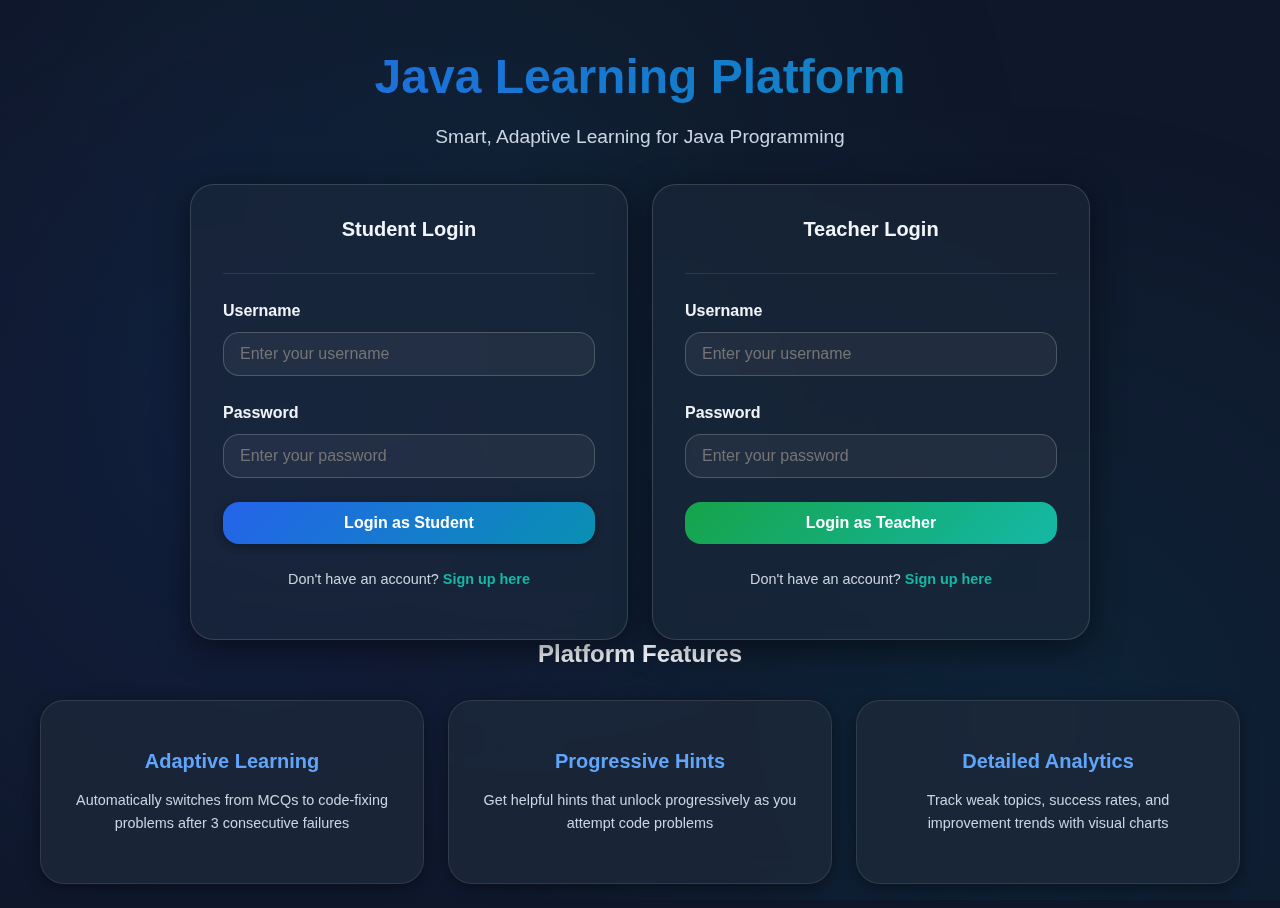
<file: yukti 3.0/index.html>
<!DOCTYPE html>
<html lang="en">

<head>
    <meta charset="UTF-8">
    <meta name="viewport" content="width=device-width, initial-scale=1.0">
    <title>Java Learning Platform - Login</title>
    <link rel="stylesheet" href="styles.css">
</head>

<body>
    <div class="page-wrapper">
        <!-- Hero Section -->
        <div class="container" style="padding-top: 3rem;">
            <div class="text-center mb-lg">
                <h1 class="logo" style="font-size: 3rem; margin-bottom: 1rem;">
                    Java Learning Platform
                </h1>
                <p style="font-size: 1.2rem; color: var(--text-secondary);">
                    Smart, Adaptive Learning for Java Programming
                </p>
            </div>

            <!-- Role Selection Cards -->
            <div class="grid grid-2" style="max-width: 900px; margin: 0 auto;">
                <!-- Student Login Card -->
                <div class="glass-card fade-in">
                    <div class="card-header">
                        <h2 class="card-title" style="text-align: center;">
                            Student Login
                        </h2>
                    </div>
                    <div class="card-body">
                        <form id="studentLoginForm" onsubmit="handleLogin(event, 'student')">
                            <div class="form-group">
                                <label class="form-label" for="studentUsername">Username</label>
                                <input type="text" id="studentUsername" class="form-input"
                                    placeholder="Enter your username" required autocomplete="username">
                            </div>
                            <div class="form-group">
                                <label class="form-label" for="studentPassword">Password</label>
                                <input type="password" id="studentPassword" class="form-input"
                                    placeholder="Enter your password" required autocomplete="current-password">
                            </div>
                            <div id="studentError" class="alert alert-danger hidden"></div>
                            <button type="submit" class="btn btn-primary" style="width: 100%;">
                                Login as Student
                            </button>
                        </form>

                        <!-- Sign Up Link -->
                        <div class="mt-md text-center">
                            <p style="color: var(--text-secondary); font-size: 0.9rem;">
                                Don't have an account?
                                <a href="signup.html"
                                    style="color: var(--accent); text-decoration: none; font-weight: 600;">
                                    Sign up here
                                </a>
                            </p>
                        </div>


                    </div>
                </div>

                <!-- Teacher Login Card -->
                <div class="glass-card fade-in" style="animation-delay: 0.1s;">
                    <div class="card-header">
                        <h2 class="card-title" style="text-align: center;">
                            Teacher Login
                        </h2>
                    </div>
                    <div class="card-body">
                        <form id="teacherLoginForm" onsubmit="handleLogin(event, 'teacher')">
                            <div class="form-group">
                                <label class="form-label" for="teacherUsername">Username</label>
                                <input type="text" id="teacherUsername" class="form-input"
                                    placeholder="Enter your username" required autocomplete="username">
                            </div>
                            <div class="form-group">
                                <label class="form-label" for="teacherPassword">Password</label>
                                <input type="password" id="teacherPassword" class="form-input"
                                    placeholder="Enter your password" required autocomplete="current-password">
                            </div>
                            <div id="teacherError" class="alert alert-danger hidden"></div>
                            <button type="submit" class="btn btn-success" style="width: 100%;">
                                Login as Teacher
                            </button>
                        </form>

                        <!-- Sign Up Link -->
                        <div class="mt-md text-center">
                            <p style="color: var(--text-secondary); font-size: 0.9rem;">
                                Don't have an account?
                                <a href="signup.html"
                                    style="color: var(--accent); text-decoration: none; font-weight: 600;">
                                    Sign up here
                                </a>
                            </p>
                        </div>


                    </div>
                </div>
            </div>

            <!-- Features Section -->
            <div class="mt-xl" style="max-width: 1200px; margin-left: auto; margin-right: auto;">
                <h3 class="text-center mb-lg" style="color: var(--text-primary);">
                    Platform Features
                </h3>
                <div class="grid grid-3">
                    <div class="card fade-in" style="animation-delay: 0.2s;">
                        <h4 style="text-align: center; color: var(--primary-light); margin-top: 1rem;">Adaptive Learning
                        </h4>
                        <p style="text-align: center; font-size: 0.9rem;">
                            Automatically switches from MCQs to code-fixing problems after 3 consecutive failures
                        </p>
                    </div>
                    <div class="card fade-in" style="animation-delay: 0.3s;">
                        <h4 style="text-align: center; color: var(--primary-light); margin-top: 1rem;">Progressive Hints
                        </h4>
                        <p style="text-align: center; font-size: 0.9rem;">
                            Get helpful hints that unlock progressively as you attempt code problems
                        </p>
                    </div>
                    <div class="card fade-in" style="animation-delay: 0.4s;">
                        <h4 style="text-align: center; color: var(--primary-light); margin-top: 1rem;">Detailed
                            Analytics</h4>
                        <p style="text-align: center; font-size: 0.9rem;">
                            Track weak topics, success rates, and improvement trends with visual charts
                        </p>
                    </div>
                </div>
            </div>
        </div>
    </div>

    <script src="auth.js"></script>
    <script>
        function handleLogin(event, role) {
            event.preventDefault();

            const usernameField = document.getElementById(`${role}Username`);
            const passwordField = document.getElementById(`${role}Password`);
            const errorDiv = document.getElementById(`${role}Error`);

            const username = usernameField.value.trim();
            const password = passwordField.value;

            // Clear previous errors
            errorDiv.classList.add('hidden');
            errorDiv.textContent = '';

            // Attempt login
            const result = AUTH.login(username, password, role);

            if (result.success) {
                // Redirect to appropriate dashboard
                AUTH.redirectToDashboard(role);
            } else {
                // Show error message
                errorDiv.textContent = result.message;
                errorDiv.classList.remove('hidden');

                // Shake animation for error
                const form = event.target;
                form.style.animation = 'none';
                setTimeout(() => {
                    form.style.animation = 'shake 0.5s';
                }, 10);
            }
        }

        // Add shake animation
        const style = document.createElement('style');
        style.textContent = `
            @keyframes shake {
                0%, 100% { transform: translateX(0); }
                10%, 30%, 50%, 70%, 90% { transform: translateX(-10px); }
                20%, 40%, 60%, 80% { transform: translateX(10px); }
            }
        `;
        document.head.appendChild(style);
    </script>
</body>

</html>
</file>
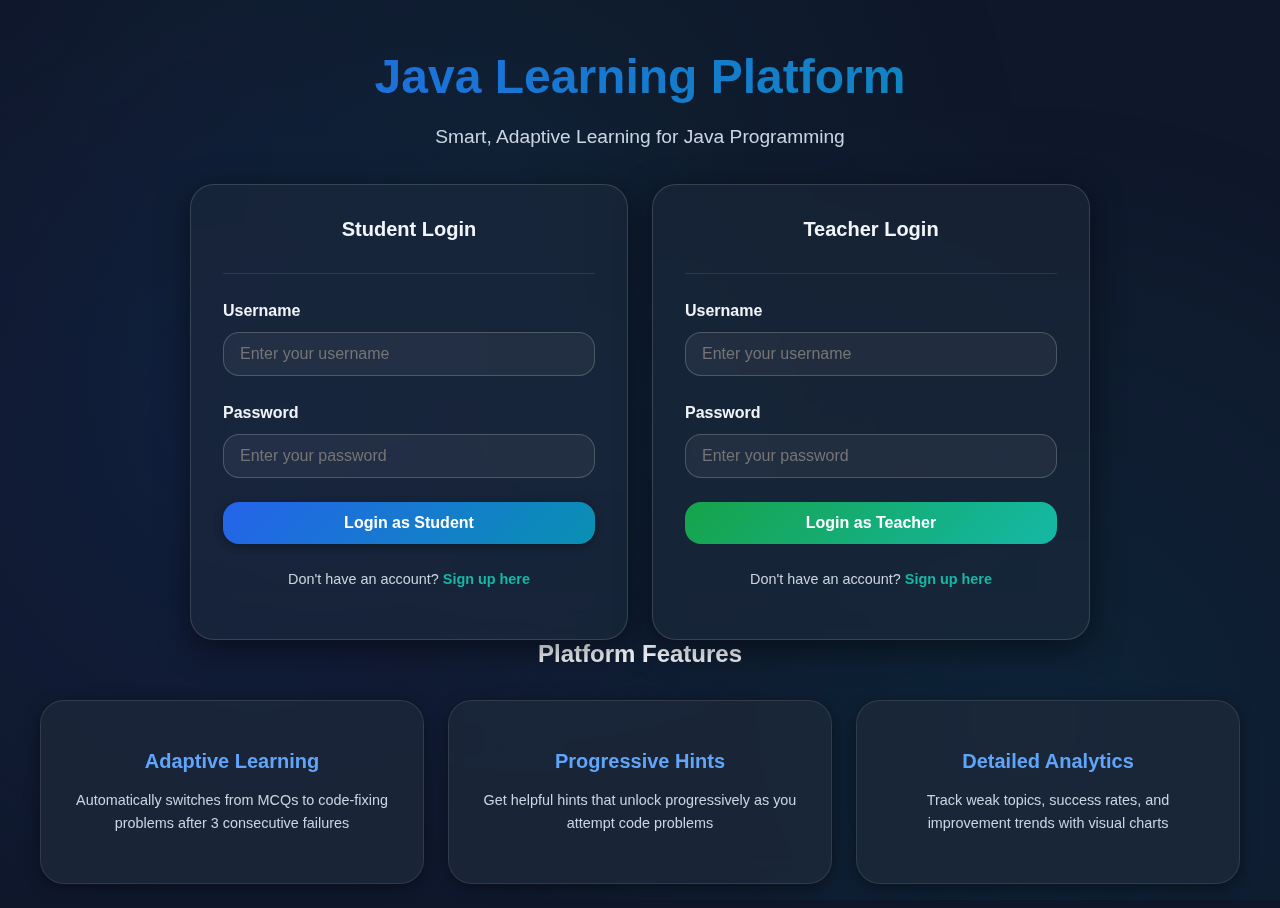
<file: yukti 3.0/practice.html>
<!DOCTYPE html>
<html lang="en">

<head>
    <meta charset="UTF-8">
    <meta name="viewport" content="width=device-width, initial-scale=1.0">
    <title>Practice - Java Learning Platform</title>
    <link rel="stylesheet" href="styles.css">
</head>

<body>
    <div class="page-wrapper">
        <!-- Header -->
        <header class="header">
            <div class="header-content">
                <h1 class="logo">Java Learning</h1>
                <div class="flex gap-md" style="align-items: center;">
                    <span id="questionCounter" style="color: var(--text-secondary);"></span>

                    <!-- XP Display -->
                    <div
                        style="display: flex; align-items: center; gap: 0.5rem; padding: 0.5rem 1rem; background: rgba(20, 184, 166, 0.2); border: 1px solid var(--accent); border-radius: var(--radius-full);">
                        <span style="font-size: 1.2rem; color: var(--accent);">⭐</span>
                        <div style="display: flex; flex-direction: column; line-height: 1.2;">
                            <span id="xpDisplay" style="font-weight: 700; color: var(--accent); font-size: 1.1rem;">0
                                XP</span>
                            <span style="font-size: 0.7rem; color: var(--text-muted);">Experience</span>
                        </div>
                    </div>

                    <button class="btn btn-ghost" onclick="window.location.href='student-dashboard.html'">
                        ← Back to Dashboard
                    </button>
                </div>
            </div>
        </header>

        <!-- Main Content -->
        <main class="main-content">
            <div class="container" style="max-width: 900px; margin: 0 auto;">
                <!-- Question Container -->
                <div id="questionContainer" class="glass-card fade-in">
                    <!-- Question will be loaded here -->
                </div>

                <!-- Feedback Container -->
                <div id="feedbackContainer" class="hidden mt-lg">
                    <!-- Feedback will be shown here -->
                </div>
            </div>
        </main>
    </div>

    <script src="auth.js"></script>
    <script src="data.js"></script>
    <script src="student.js"></script>
    <script>
        // Protect page
        AUTH.protectPage('student');

        let currentQuestion = null;
        let currentTopic = null;
        let studentData = null;
        let hintsUnlocked = 0;
        let attemptCount = 0;

        // XP System
        function updateXPDisplay() {
            const user = AUTH.getCurrentUser();
            const data = DATA.getStudentData(user.username);
            const xp = data.totalXP || 0;
            document.getElementById('xpDisplay').textContent = `${xp} XP`;
        }

        function awardXP(amount, reason) {
            const user = AUTH.getCurrentUser();
            const data = DATA.getStudentData(user.username);

            // Initialize XP if not exists
            if (!data.totalXP) data.totalXP = 0;

            data.totalXP += amount;
            DATA.updateStudentData(user.username, data);
            updateXPDisplay();

            // Show XP notification
            showXPNotification(amount, reason);
        }

        function showXPNotification(amount, reason) {
            const notification = document.createElement('div');
            notification.style.cssText = `
                position: fixed;
                top: 100px;
                right: 20px;
                background: var(--gradient-success);
                color: white;
                padding: 1rem 1.5rem;
                border-radius: var(--radius-md);
                box-shadow: var(--shadow-lg);
                z-index: 1000;
                animation: slideIn 0.5s ease-out;
                font-weight: 600;
            `;
            notification.innerHTML = `⭐ +${amount} XP<br><small style="font-weight: 400;">${reason}</small>`;
            document.body.appendChild(notification);

            setTimeout(() => {
                notification.style.animation = 'fadeOut 0.5s ease-out';
                setTimeout(() => notification.remove(), 500);
            }, 2000);
        }


        function loadQuestion() {
            const user = AUTH.getCurrentUser();
            studentData = DATA.getStudentData(user.username);

            // Update XP display
            updateXPDisplay();

            // Get next question
            currentQuestion = STUDENT.getNextQuestion(studentData);

            if (!currentQuestion) {
                document.getElementById('questionContainer').innerHTML = `
                    <div class="alert alert-warning">
                        No questions available. Please contact your teacher.
                    </div>
                `;
                return;
            }

            currentTopic = currentQuestion.topic;
            hintsUnlocked = 0;
            attemptCount = 0;

            // Update counter
            document.getElementById('questionCounter').textContent =
                `Question ${studentData.totalQuestions + 1}`;

            // Hide feedback
            document.getElementById('feedbackContainer').classList.add('hidden');

            // Render question based on type
            if (currentQuestion.type === 'mcq') {
                renderMCQ();
            } else if (currentQuestion.type === 'fill-in') {
                renderFillIn();
            } else {
                renderCodeFix();
            }
        }

        function renderMCQ() {
            const q = currentQuestion.data;
            const topicName = DATA.topics[currentTopic];

            const html = `
                <div class="card-header">
                    <div class="flex-between">
                        <h3 class="card-title">Multiple Choice Question</h3>
                        <span class="badge badge-primary">${topicName}</span>
                    </div>
                </div>
                <div class="card-body">
                    <div class="mb-lg">
                        <h4 style="color: var(--text-primary); margin-bottom: 1rem;">Question:</h4>
                        <div class="code-block" style="white-space: pre-wrap;">${escapeHtml(q.question)}</div>
                    </div>
                    
                    <div class="mb-lg">
                        <h4 style="color: var(--text-primary); margin-bottom: 1rem;">Select your answer:</h4>
                        <div class="grid gap-md">
                            ${q.options.map((option, index) => `
                                <button 
                                    class="btn btn-outline" 
                                    onclick="submitMCQ(${index})"
                                    id="option${index}"
                                    style="text-align: left; justify-content: flex-start; padding: 1rem;"
                                >
                                    <strong>${String.fromCharCode(65 + index)}.</strong>&nbsp;&nbsp;${escapeHtml(option)}
                                </button>
                            `).join('')}
                        </div>
                    </div>
                </div>
            `;

            document.getElementById('questionContainer').innerHTML = html;
        }

        function renderCodeFix() {
            const problem = currentQuestion.data;
            const topicName = DATA.topics[currentTopic];

            const html = `
                <div class="card-header">
                    <div class="flex-between">
                        <h3 class="card-title">Code Fix Problem</h3>
                        <span class="badge badge-warning">${topicName}</span>
                    </div>
                    <div class="alert alert-info mt-md" style="margin-bottom: 0;">
                        ℹ️ You've been switched to code-fixing mode for this topic. Fix the bug in the code below.
                    </div>
                </div>
                <div class="card-body">
                    <h4 style="color: var(--text-primary); margin-bottom: 1rem;">${problem.title}</h4>
                    <p style="color: var(--text-secondary); margin-bottom: 1.5rem;">${problem.description}</p>
                    
                    <div class="mb-lg">
                        <h5 style="color: var(--text-primary); margin-bottom: 0.5rem;">Buggy Code:</h5>
                        <div class="code-block"><pre>${escapeHtml(problem.buggyCode)}</pre></div>
                    </div>
                    
                    <div class="mb-lg">
                        <h5 style="color: var(--text-primary); margin-bottom: 0.5rem;">Your Fixed Code:</h5>
                        <textarea 
                            id="codeInput" 
                            class="form-textarea" 
                            placeholder="Paste the corrected code here..."
                            style="font-family: 'Consolas', 'Monaco', monospace; min-height: 200px;"
                        ></textarea>
                    </div>
                    
                    <div id="hintsContainer" class="mb-lg">
                        <h5 style="color: var(--text-primary); margin-bottom: 0.5rem;">
                            Hints (${hintsUnlocked}/${problem.hints.length} unlocked)
                        </h5>
                        <div id="hintsList"></div>
                        ${hintsUnlocked < problem.hints.length ? `
                            <button class="btn btn-ghost mt-sm" onclick="unlockHint()" id="unlockHintBtn">
                                🔓 Unlock Next Hint
                            </button>
                        ` : ''}
                    </div>
                    
                    <button class="btn btn-primary" onclick="submitCodeFix()" style="width: 100%;">
                        ✅ Submit Solution
                    </button>
                </div>
            `;

            document.getElementById('questionContainer').innerHTML = html;
        }

        function submitMCQ(selectedIndex) {
            const q = currentQuestion.data;
            const isCorrect = selectedIndex === q.correct;

            // Disable all buttons
            q.options.forEach((_, index) => {
                const btn = document.getElementById(`option${index}`);
                btn.disabled = true;

                if (index === q.correct) {
                    btn.style.background = 'var(--gradient-success)';
                    btn.style.color = 'white';
                    btn.style.borderColor = 'transparent';
                } else if (index === selectedIndex && !isCorrect) {
                    btn.style.background = 'var(--danger)';
                    btn.style.color = 'white';
                    btn.style.borderColor = 'transparent';
                }
            });

            // Record answer
            STUDENT.recordAnswer(studentData, currentTopic, isCorrect);
            DATA.updateStudentData(AUTH.getCurrentUser().username, studentData);

            // Award XP for correct answer
            if (isCorrect) {
                awardXP(10, 'Correct MCQ Answer!');
            }

            // Show feedback
            showFeedback(isCorrect, q.explanation);
        }

        function submitCodeFix() {
            const problem = currentQuestion.data;
            const userCode = document.getElementById('codeInput').value.trim();

            if (!userCode) {
                alert('Please enter your solution!');
                return;
            }

            attemptCount++;

            // Simple comparison (normalize whitespace)
            const normalizedUser = userCode.replace(/\s+/g, ' ').trim();
            const normalizedCorrect = problem.correctCode.replace(/\s+/g, ' ').trim();
            const isCorrect = normalizedUser === normalizedCorrect;

            if (!isCorrect && attemptCount < 3) {
                // Unlock hint on failure
                if (hintsUnlocked < problem.hints.length) {
                    unlockHint();
                }

                // Show error message
                const feedbackContainer = document.getElementById('feedbackContainer');
                feedbackContainer.innerHTML = `
                    <div class="alert alert-warning">
                        ❌ Not quite right. ${problem.commonMistake}<br>
                        <strong>Hint unlocked!</strong> Check the hints section above.
                    </div>
                `;
                feedbackContainer.classList.remove('hidden');

                return;
            }

            // Record answer
            STUDENT.recordAnswer(studentData, currentTopic, isCorrect);
            DATA.updateStudentData(AUTH.getCurrentUser().username, studentData);

            // Award XP for correct answer
            if (isCorrect) {
                let xpAmount = 25; // Base XP for code-fix
                let xpReason = 'Code Fix Solved!';

                // Bonus XP for using fewer hints
                if (hintsUnlocked === 0) {
                    xpAmount += 15;
                    xpReason = 'Code Fix Solved! (No hints bonus!)';
                } else if (hintsUnlocked === 1) {
                    xpAmount += 10;
                    xpReason = 'Code Fix Solved! (Minimal hints bonus!)';
                }

                awardXP(xpAmount, xpReason);
            }

            // Show feedback
            if (isCorrect) {
                showFeedback(true, problem.explanation, problem.correctCode);
            } else {
                showFeedback(false, problem.explanation, problem.correctCode);
            }
        }

        function unlockHint() {
            const problem = currentQuestion.data;
            if (hintsUnlocked >= problem.hints.length) return;

            const hint = problem.hints[hintsUnlocked];
            hintsUnlocked++;

            const hintsList = document.getElementById('hintsList');
            const hintEl = document.createElement('div');
            hintEl.className = 'alert alert-info mb-sm fade-in';
            hintEl.innerHTML = `<strong>Hint ${hintsUnlocked}:</strong> ${hint}`;
            hintsList.appendChild(hintEl);

            // Update counter
            document.querySelector('#hintsContainer h5').textContent =
                `Hints (${hintsUnlocked}/${problem.hints.length} unlocked)`;

            // Hide unlock button if all hints shown
            if (hintsUnlocked >= problem.hints.length) {
                const btn = document.getElementById('unlockHintBtn');
                if (btn) btn.style.display = 'none';
            }
        }

        function showFeedback(isCorrect, explanation, correctCode = null) {
            const feedbackContainer = document.getElementById('feedbackContainer');

            let html = `
                <div class="glass-card">
                    <div class="card-header">
                        <h3 class="card-title">${isCorrect ? '✅ Correct!' : '❌ Incorrect'}</h3>
                    </div>
                    <div class="card-body">
                        <div class="alert ${isCorrect ? 'alert-success' : 'alert-danger'} mb-md">
                            ${isCorrect
                    ? '🎉 Great job! You got it right!'
                    : '😔 That\'s not correct. Don\'t worry, keep practicing!'}
                        </div>
                        
                        <div class="mb-md">
                            <h4 style="color: var(--text-primary); margin-bottom: 0.5rem;">Explanation:</h4>
                            <p style="color: var(--text-secondary);">${explanation}</p>
                        </div>
                        
                        ${correctCode ? `
                            <div class="mb-md">
                                <h4 style="color: var(--text-primary); margin-bottom: 0.5rem;">Correct Code:</h4>
                                <div class="code-block"><pre>${escapeHtml(correctCode)}</pre></div>
                            </div>
                        ` : ''}
                        
                        <button class="btn btn-primary" onclick="loadQuestion()" style="width: 100%;">
                            Next Question →
                        </button>
                    </div>
                </div>
            `;

            feedbackContainer.innerHTML = html;
            feedbackContainer.classList.remove('hidden');

            // Scroll to feedback
            feedbackContainer.scrollIntoView({ behavior: 'smooth', block: 'nearest' });
        }

        function escapeHtml(text) {
            const div = document.createElement('div');
            div.textContent = text;
            return div.innerHTML;
        }

        function renderFillIn() {
            const problem = currentQuestion.data;
            const topicName = DATA.topics[currentTopic];

            // Replace ___ with input fields
            let codeWithInputs = problem.codeTemplate;
            problem.blanks.forEach((blank) => {
                const inputHtml = `<input type="text" id="${blank.id}" class="fill-in-input" placeholder="?" style="width: 80px; padding: 0.25rem 0.5rem; background: rgba(255,255,255,0.1); border: 2px solid var(--primary); border-radius: 0.25rem; color: var(--text-primary); text-align: center; font-family: 'Consolas', monospace;">`;
                codeWithInputs = codeWithInputs.replace('___', inputHtml);
            });

            const html = `
                <div class="card-header">
                    <div class="flex-between">
                        <h3 class="card-title">Fill in the Code</h3>
                        <span class="badge badge-success">${topicName}</span>
                    </div>
                </div>
                <div class="card-body">
                    <h4 style="color: var(--text-primary); margin-bottom: 1rem;">${problem.title}</h4>
                    <p style="color: var(--text-secondary); margin-bottom: 1.5rem;">${problem.description}</p>
                    
                    <div class="mb-lg">
                        <h5 style="color: var(--text-primary); margin-bottom: 0.5rem;">Complete the code:</h5>
                        <div class="code-block" style="line-height: 2;">
                            <pre style="margin: 0;">${codeWithInputs}</pre>
                        </div>
                    </div>

                    <div id="hintsContainer" class="mb-lg">
                        <button class="btn btn-ghost" onclick="showFillInHints()" id="showHintsBtn">
                            Show Hints
                        </button>
                        <div id="hintsList" class="hidden mt-sm"></div>
                    </div>
                    
                    <button class="btn btn-primary" onclick="submitFillIn()" style="width: 100%;">
                        Submit Answer
                    </button>
                </div>
            `;

            document.getElementById('questionContainer').innerHTML = html;
        }

        function showFillInHints() {
            const problem = currentQuestion.data;
            const hintsList = document.getElementById('hintsList');

            let hintsHtml = '';
            problem.blanks.forEach((blank, index) => {
                hintsHtml += `<div class="alert alert-info mb-sm"><strong>Blank ${index + 1}:</strong> ${blank.hint}</div>`;
            });

            hintsList.innerHTML = hintsHtml;
            hintsList.classList.remove('hidden');
            document.getElementById('showHintsBtn').style.display = 'none';
        }

        function submitFillIn() {
            const problem = currentQuestion.data;
            let allCorrect = true;

            // Check each blank
            problem.blanks.forEach((blank) => {
                const input = document.getElementById(blank.id);
                const userAnswer = input.value.trim();

                if (userAnswer.toLowerCase() !== blank.answer.toLowerCase()) {
                    allCorrect = false;
                    input.style.borderColor = 'var(--danger)';
                } else {
                    input.style.borderColor = 'var(--accent)';
                }
            });

            // Disable inputs
            problem.blanks.forEach((blank) => {
                document.getElementById(blank.id).disabled = true;
            });

            // Record answer
            STUDENT.recordAnswer(studentData, currentTopic, allCorrect);
            DATA.updateStudentData(AUTH.getCurrentUser().username, studentData);

            // Award XP
            if (allCorrect) {
                const xpAmount = problem.xpReward || 15;
                awardXP(xpAmount, 'Fill-in-the-Code Completed!');
            }

            // Show feedback
            showFeedback(allCorrect, problem.explanation);
        }

        // Load first question
        loadQuestion();
    </script>
</body>

</html>
</file>
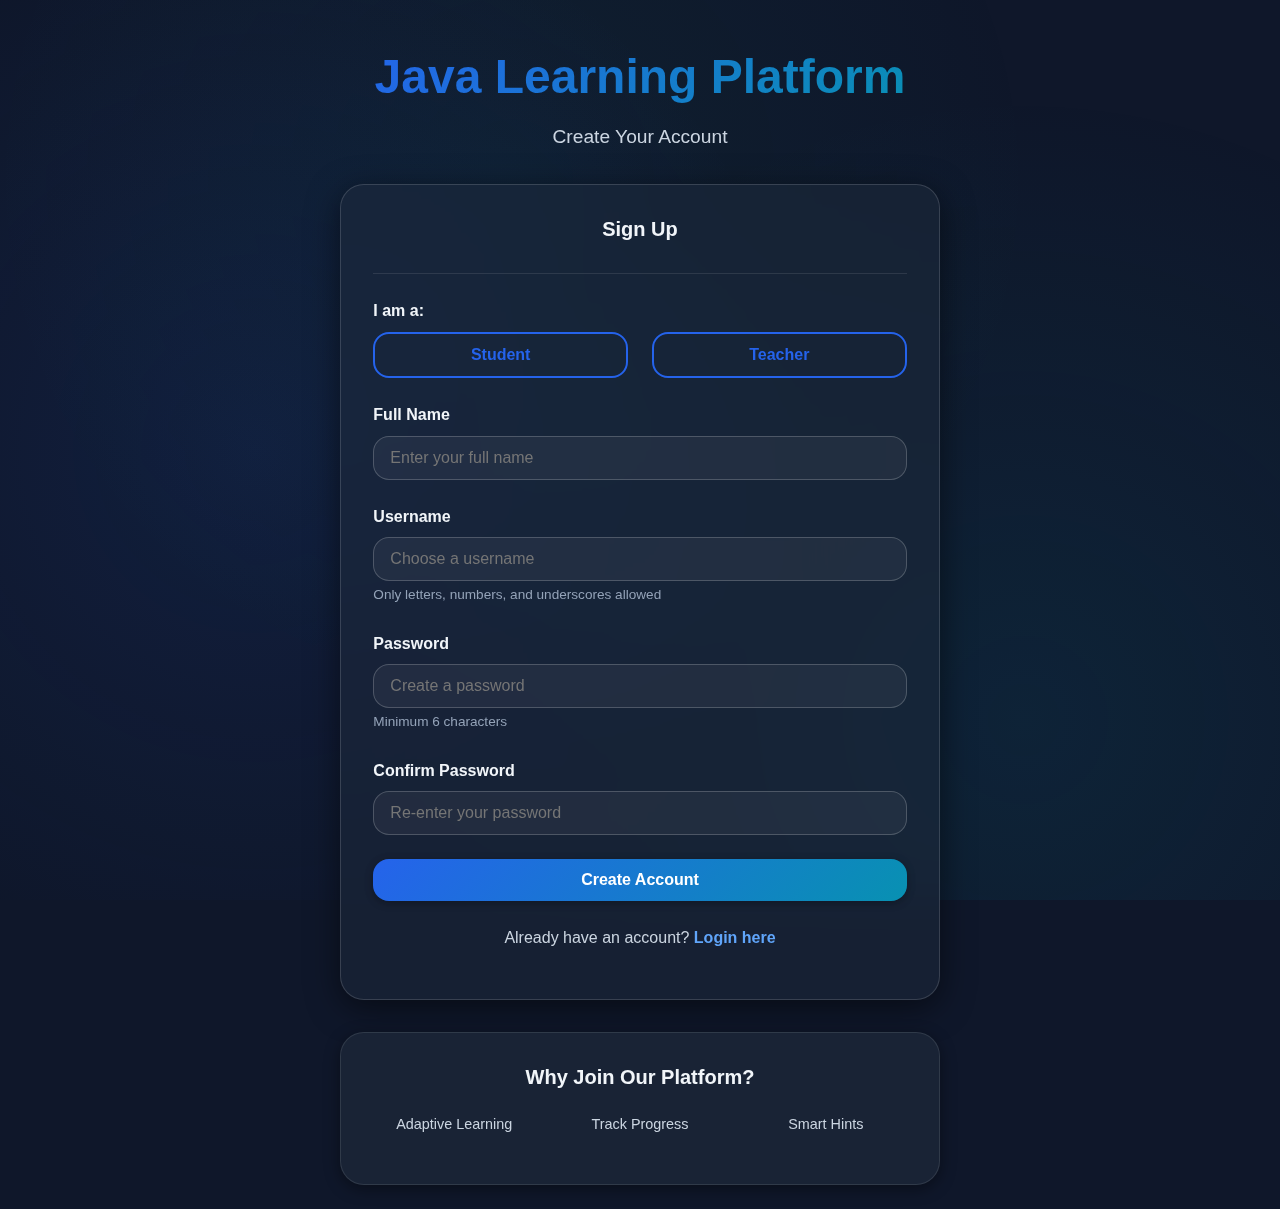
<file: yukti 3.0/signup.html>
<!DOCTYPE html>
<html lang="en">

<head>
    <meta charset="UTF-8">
    <meta name="viewport" content="width=device-width, initial-scale=1.0">
    <title>Sign Up - Java Learning Platform</title>
    <link rel="stylesheet" href="styles.css">
</head>

<body>
    <div class="page-wrapper">
        <!-- Hero Section -->
        <div class="container" style="padding-top: 3rem;">
            <div class="text-center mb-lg">
                <h1 class="logo" style="font-size: 3rem; margin-bottom: 1rem;">
                    Java Learning Platform
                </h1>
                <p style="font-size: 1.2rem; color: var(--text-secondary);">
                    Create Your Account
                </p>
            </div>

            <!-- Signup Form -->
            <div style="max-width: 600px; margin: 0 auto;">
                <div class="glass-card fade-in">
                    <div class="card-header">
                        <h2 class="card-title" style="text-align: center;">
                            Sign Up
                        </h2>
                    </div>
                    <div class="card-body">
                        <form id="signupForm" onsubmit="handleSignup(event)">
                            <!-- Role Selection -->
                            <div class="form-group">
                                <label class="form-label">I am a:</label>
                                <div class="grid grid-2 gap-md">
                                    <button type="button" class="btn btn-outline" onclick="selectRole('student')"
                                        id="studentRoleBtn">
                                        Student
                                    </button>
                                    <button type="button" class="btn btn-outline" onclick="selectRole('teacher')"
                                        id="teacherRoleBtn">
                                        Teacher
                                    </button>
                                </div>
                                <input type="hidden" id="selectedRole" required>
                            </div>

                            <!-- Full Name -->
                            <div class="form-group">
                                <label class="form-label" for="fullName">Full Name</label>
                                <input type="text" id="fullName" class="form-input" placeholder="Enter your full name"
                                    required minlength="3">
                            </div>

                            <!-- Username -->
                            <div class="form-group">
                                <label class="form-label" for="username">Username</label>
                                <input type="text" id="username" class="form-input" placeholder="Choose a username"
                                    required minlength="4" pattern="[a-zA-Z0-9_]+"
                                    title="Username can only contain letters, numbers, and underscores">
                                <small style="color: var(--text-muted); font-size: 0.85rem;">
                                    Only letters, numbers, and underscores allowed
                                </small>
                            </div>

                            <!-- Password -->
                            <div class="form-group">
                                <label class="form-label" for="password">Password</label>
                                <input type="password" id="password" class="form-input" placeholder="Create a password"
                                    required minlength="6">
                                <small style="color: var(--text-muted); font-size: 0.85rem;">
                                    Minimum 6 characters
                                </small>
                            </div>

                            <!-- Confirm Password -->
                            <div class="form-group">
                                <label class="form-label" for="confirmPassword">Confirm Password</label>
                                <input type="password" id="confirmPassword" class="form-input"
                                    placeholder="Re-enter your password" required minlength="6">
                            </div>

                            <!-- Student ID (only for students) -->
                            <div class="form-group hidden" id="studentIdGroup">
                                <label class="form-label" for="studentId">Student ID (Optional)</label>
                                <input type="text" id="studentId" class="form-input"
                                    placeholder="Enter your student ID">
                            </div>

                            <!-- Error/Success Messages -->
                            <div id="signupError" class="alert alert-danger hidden"></div>
                            <div id="signupSuccess" class="alert alert-success hidden"></div>

                            <!-- Submit Button -->
                            <button type="submit" class="btn btn-primary" style="width: 100%;">
                                Create Account
                            </button>
                        </form>

                        <!-- Login Link -->
                        <div class="mt-md text-center">
                            <p style="color: var(--text-secondary);">
                                Already have an account?
                                <a href="index.html"
                                    style="color: var(--primary-light); text-decoration: none; font-weight: 600;">
                                    Login here
                                </a>
                            </p>
                        </div>
                    </div>
                </div>

                <!-- Info Card -->
                <div class="card mt-lg fade-in" style="animation-delay: 0.2s;">
                    <div style="text-align: center;">
                        <h4 style="color: var(--text-primary); margin-bottom: 1rem;">
                            Why Join Our Platform?
                        </h4>
                        <div class="grid grid-3 gap-md">
                            <div>
                                <p style="font-size: 0.9rem; color: var(--text-secondary); margin-top: 0.5rem;">
                                    Adaptive Learning
                                </p>
                            </div>
                            <div>
                                <p style="font-size: 0.9rem; color: var(--text-secondary); margin-top: 0.5rem;">
                                    Track Progress
                                </p>
                            </div>
                            <div>
                                <p style="font-size: 0.9rem; color: var(--text-secondary); margin-top: 0.5rem;">
                                    Smart Hints
                                </p>
                            </div>
                        </div>
                    </div>
                </div>
            </div>
        </div>
    </div>

    <script src="auth.js"></script>
    <script src="data.js"></script>
    <script>
        let selectedRole = null;

        function selectRole(role) {
            selectedRole = role;
            document.getElementById('selectedRole').value = role;

            // Update button styles
            const studentBtn = document.getElementById('studentRoleBtn');
            const teacherBtn = document.getElementById('teacherRoleBtn');

            if (role === 'student') {
                studentBtn.style.background = 'var(--gradient-primary)';
                studentBtn.style.color = 'white';
                studentBtn.style.borderColor = 'transparent';
                teacherBtn.style.background = 'transparent';
                teacherBtn.style.color = 'var(--primary)';
                teacherBtn.style.borderColor = 'var(--primary)';

                // Show student ID field
                document.getElementById('studentIdGroup').classList.remove('hidden');
            } else {
                teacherBtn.style.background = 'var(--gradient-success)';
                teacherBtn.style.color = 'white';
                teacherBtn.style.borderColor = 'transparent';
                studentBtn.style.background = 'transparent';
                studentBtn.style.color = 'var(--primary)';
                studentBtn.style.borderColor = 'var(--primary)';

                // Hide student ID field
                document.getElementById('studentIdGroup').classList.add('hidden');
            }
        }

        function handleSignup(event) {
            event.preventDefault();

            const errorDiv = document.getElementById('signupError');
            const successDiv = document.getElementById('signupSuccess');

            // Clear previous messages
            errorDiv.classList.add('hidden');
            successDiv.classList.add('hidden');
            errorDiv.textContent = '';
            successDiv.textContent = '';

            // Get form values
            const fullName = document.getElementById('fullName').value.trim();
            const username = document.getElementById('username').value.trim();
            const password = document.getElementById('password').value;
            const confirmPassword = document.getElementById('confirmPassword').value;
            const studentId = document.getElementById('studentId').value.trim();
            const role = selectedRole;

            // Validation
            if (!role) {
                showError('Please select whether you are a Student or Teacher');
                return;
            }

            if (password !== confirmPassword) {
                showError('Passwords do not match');
                return;
            }

            if (password.length < 6) {
                showError('Password must be at least 6 characters long');
                return;
            }

            // Check if username already exists
            const existingUsers = AUTH.users;
            if (existingUsers[username]) {
                showError('Username already exists. Please choose a different username.');
                return;
            }

            // Create new user
            const newUser = {
                username: username,
                password: password,
                role: role,
                name: fullName,
                id: role === 'student'
                    ? (studentId || `STU${String(Math.floor(Math.random() * 1000)).padStart(3, '0')}`)
                    : `TEACH${String(Math.floor(Math.random() * 100)).padStart(3, '0')}`
            };

            // Save to AUTH.users
            AUTH.users[username] = newUser;

            // If student, initialize student data
            if (role === 'student') {
                DATA.initializeStudentData(username);

                // Add to students array for teacher dashboard
                const studentData = {
                    id: newUser.id,
                    name: fullName,
                    username: username,
                    currentLevel: 'easy',
                    weakTopics: [],
                    codeSuccessRate: 0,
                    totalQuestions: 0,
                    correctAnswers: 0,
                    topicPerformance: {},
                    improvementTrend: [0],
                    lastActive: new Date().toISOString()
                };

                // Initialize topic performance
                Object.keys(DATA.topics).forEach(topic => {
                    studentData.topicPerformance[topic] = {
                        attempted: 0,
                        correct: 0,
                        failureStreak: 0,
                        mode: 'mcq'
                    };
                });

                DATA.students.push(studentData);
            }

            // Save users to localStorage for persistence
            localStorage.setItem('platformUsers', JSON.stringify(AUTH.users));
            localStorage.setItem('platformStudents', JSON.stringify(DATA.students));

            // Show success message
            successDiv.textContent = `Account created successfully! Redirecting to login...`;
            successDiv.classList.remove('hidden');

            // Redirect to login after 2 seconds
            setTimeout(() => {
                window.location.href = 'index.html';
            }, 2000);
        }

        function showError(message) {
            const errorDiv = document.getElementById('signupError');
            errorDiv.textContent = message;
            errorDiv.classList.remove('hidden');

            // Shake animation
            const form = document.getElementById('signupForm');
            form.style.animation = 'none';
            setTimeout(() => {
                form.style.animation = 'shake 0.5s';
            }, 10);
        }

        // Add shake animation
        const style = document.createElement('style');
        style.textContent = `
            @keyframes shake {
                0%, 100% { transform: translateX(0); }
                10%, 30%, 50%, 70%, 90% { transform: translateX(-10px); }
                20%, 40%, 60%, 80% { transform: translateX(10px); }
            }
        `;
        document.head.appendChild(style);

        // Load existing users from localStorage if available
        window.addEventListener('DOMContentLoaded', () => {
            const savedUsers = localStorage.getItem('platformUsers');
            const savedStudents = localStorage.getItem('platformStudents');

            if (savedUsers) {
                const users = JSON.parse(savedUsers);
                Object.assign(AUTH.users, users);
            }

            if (savedStudents) {
                const students = JSON.parse(savedStudents);
                DATA.students = students;
            }
        });
    </script>
</body>

</html>
</file>
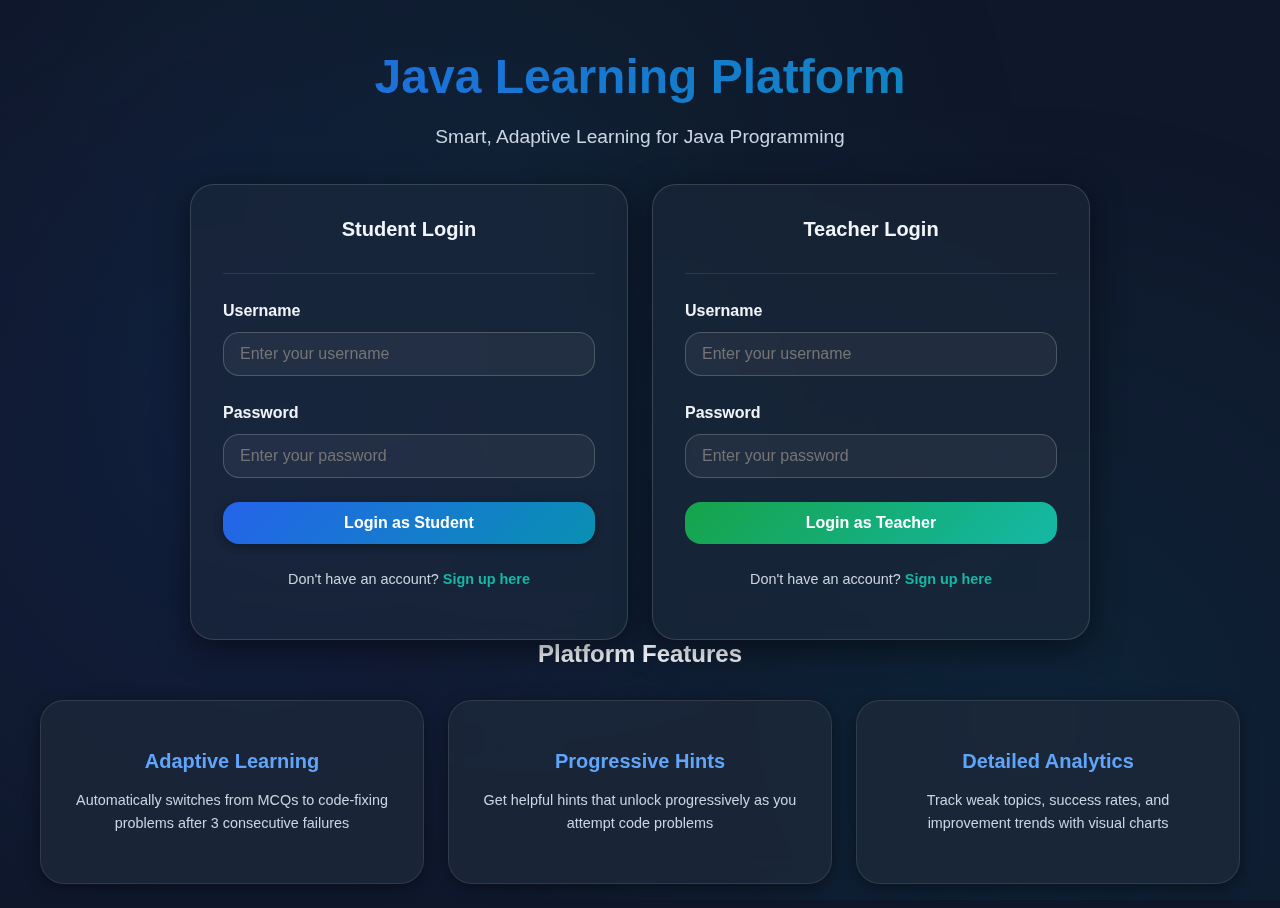
<file: yukti 3.0/student-dashboard.html>
<!DOCTYPE html>
<html lang="en">

<head>
    <meta charset="UTF-8">
    <meta name="viewport" content="width=device-width, initial-scale=1.0">
    <title>Student Dashboard - Java Learning Platform</title>
    <link rel="stylesheet" href="styles.css">
</head>

<body>
    <div class="page-wrapper">
        <!-- Header -->
        <header class="header">
            <div class="header-content">
                <h1 class="logo">Java Learning</h1>
                <div class="flex gap-md" style="align-items: center;">
                    <span id="studentName" style="color: var(--text-secondary);"></span>
                    <button class="btn btn-ghost" onclick="AUTH.logout()">Logout</button>
                </div>
            </div>
        </header>

        <!-- Main Content -->
        <main class="main-content">
            <div class="container">
                <h2 class="mb-lg">Student Dashboard</h2>

                <!-- Quick Stats -->
                <div class="grid grid-4 mb-lg">
                    <div class="stat-card fade-in">
                        <div class="stat-value" id="totalQuestions">0</div>
                        <div class="stat-label">Questions Attempted</div>
                    </div>
                    <div class="stat-card fade-in" style="animation-delay: 0.1s;">
                        <div class="stat-value" id="successRate">0%</div>
                        <div class="stat-label">Success Rate</div>
                    </div>
                    <div class="stat-card fade-in" style="animation-delay: 0.2s;">
                        <div class="stat-value" id="totalXP" style="color: var(--accent);">0</div>
                        <div class="stat-label">Total XP</div>
                    </div>
                    <div class="stat-card fade-in" style="animation-delay: 0.3s;">
                        <div class="stat-value" id="currentLevel">Easy</div>
                        <div class="stat-label">Current Level</div>
                    </div>
                </div>

                <!-- Learning Feedback Panel -->
                <div class="glass-card mb-lg fade-in" style="animation-delay: 0.4s;">
                    <div class="card-header">
                        <h3 class="card-title">Learning Feedback</h3>
                    </div>
                    <div class="card-body">
                        <div class="grid grid-2 gap-lg">
                            <!-- Weak Topics -->
                            <div>
                                <h4 style="color: var(--text-primary); margin-bottom: 1rem;">
                                    Current Weak Topics
                                </h4>
                                <div id="weakTopicsList"></div>
                            </div>

                            <!-- Improvement Trend -->
                            <div>
                                <h4 style="color: var(--text-primary); margin-bottom: 1rem;">
                                    📈 Improvement Trend
                                </h4>
                                <div id="improvementChart" style="height: 150px; position: relative;">
                                    <!-- Chart will be rendered here -->
                                </div>
                                <p id="trendMessage"
                                    style="margin-top: 1rem; font-size: 0.9rem; color: var(--text-secondary);"></p>
                            </div>
                        </div>

                        <!-- Specific Feedback Messages -->
                        <div class="mt-lg">
                            <h4 style="color: var(--text-primary); margin-bottom: 1rem;">
                                Specific Feedback
                            </h4>
                            <div id="specificFeedback"></div>
                        </div>
                    </div>
                </div>

                <!-- Difficulty Selection -->
                <div class="glass-card mb-lg fade-in" style="animation-delay: 0.5s;">
                    <div class="card-header">
                        <h3 class="card-title">🎮 Select Difficulty Level</h3>
                    </div>
                    <div class="card-body">
                        <div class="grid grid-3 gap-md">
                            <button class="btn btn-outline" onclick="selectLevel('easy')" id="easyBtn">
                                <span style="font-size: 1.5rem;">⭐</span>
                                <span>Easy</span>
                            </button>
                            <button class="btn btn-outline" onclick="selectLevel('medium')" id="mediumBtn">
                                <span style="font-size: 1.5rem;">⭐⭐</span>
                                <span>Medium</span>
                            </button>
                            <button class="btn btn-outline" onclick="selectLevel('hard')" id="hardBtn">
                                <span style="font-size: 1.5rem;">⭐⭐⭐</span>
                                <span>Hard</span>
                            </button>
                        </div>
                    </div>
                </div>

                <!-- Start Practice Button -->
                <div class="text-center fade-in" style="animation-delay: 0.6s;">
                    <button class="btn btn-primary" onclick="startPractice()"
                        style="font-size: 1.2rem; padding: 1rem 2rem;">
                        🚀 Start Practice
                    </button>
                </div>
            </div>
        </main>
    </div>

    <script src="auth.js"></script>
    <script src="data.js"></script>
    <script src="student.js"></script>
    <script>
        // Protect page - only students can access
        AUTH.protectPage('student');

        // Display student name
        document.getElementById('studentName').textContent = `Welcome, ${AUTH.getUserDisplayName()}!`;

        // Load and display dashboard data
        function loadDashboard() {
            const user = AUTH.getCurrentUser();
            const studentData = DATA.getStudentData(user.username);

            // Update stats
            document.getElementById('totalQuestions').textContent = studentData.totalQuestions;
            const successRate = studentData.totalQuestions > 0
                ? Math.round((studentData.correctAnswers / studentData.totalQuestions) * 100)
                : 0;
            document.getElementById('successRate').textContent = successRate + '%';
            document.getElementById('totalXP').textContent = studentData.totalXP || 0;

            // Calculate weak topics
            const weakTopics = STUDENT.getWeakTopics(studentData);
            document.getElementById('currentLevel').textContent =
                studentData.currentLevel.charAt(0).toUpperCase() + studentData.currentLevel.slice(1);

            // Highlight current level button
            ['easy', 'medium', 'hard'].forEach(level => {
                const btn = document.getElementById(level + 'Btn');
                if (level === studentData.currentLevel) {
                    btn.style.background = 'var(--gradient-primary)';
                    btn.style.color = 'white';
                    btn.style.borderColor = 'transparent';
                }
            });

            // Display weak topics
            displayWeakTopics(weakTopics, studentData);

            // Display improvement trend
            displayImprovementTrend(studentData.improvementTrend);

            // Display specific feedback
            displaySpecificFeedback(studentData);
        }

        function displayWeakTopics(weakTopics, studentData) {
            const container = document.getElementById('weakTopicsList');

            if (weakTopics.length === 0) {
                container.innerHTML = `
                    <div class="alert alert-success">
                        🎉 Great job! You don't have any weak topics right now. Keep up the excellent work!
                    </div>
                `;
                return;
            }

            let html = '';
            weakTopics.forEach(topic => {
                const perf = studentData.topicPerformance[topic];
                const rate = perf.attempted > 0 ? Math.round((perf.correct / perf.attempted) * 100) : 0;

                html += `
                    <div class="mb-md" style="padding: 1rem; background: rgba(239, 68, 68, 0.1); border-left: 3px solid var(--danger); border-radius: 0.5rem;">
                        <div class="flex-between mb-sm">
                            <strong style="color: var(--text-primary);">${DATA.topics[topic]}</strong>
                            <span class="badge badge-danger">${rate}% Success</span>
                        </div>
                        <div class="progress-bar progress-danger">
                            <div class="progress-fill" style="width: ${rate}%;"></div>
                        </div>
                        <p style="font-size: 0.85rem; margin-top: 0.5rem; color: var(--text-muted);">
                            ${perf.attempted} attempted • ${perf.correct} correct • ${perf.failureStreak} consecutive failures
                        </p>
                    </div>
                `;
            });

            container.innerHTML = html;
        }

        function displayImprovementTrend(trend) {
            const container = document.getElementById('improvementChart');
            const messageEl = document.getElementById('trendMessage');

            if (trend.length < 2) {
                container.innerHTML = '<p style="color: var(--text-muted); text-align: center; padding: 2rem;">Not enough data yet. Keep practicing!</p>';
                return;
            }

            // Simple line chart
            const max = Math.max(...trend, 100);
            const width = container.offsetWidth;
            const height = 150;
            const points = trend.map((value, index) => {
                const x = (index / (trend.length - 1)) * (width - 40) + 20;
                const y = height - ((value / max) * (height - 40)) - 20;
                return `${x},${y}`;
            }).join(' ');

            container.innerHTML = `
                <svg width="100%" height="${height}" style="overflow: visible;">
                    <!-- Grid lines -->
                    <line x1="20" y1="20" x2="20" y2="${height - 20}" stroke="rgba(255,255,255,0.1)" stroke-width="1"/>
                    <line x1="20" y1="${height - 20}" x2="${width - 20}" y2="${height - 20}" stroke="rgba(255,255,255,0.1)" stroke-width="1"/>
                    
                    <!-- Trend line -->
                    <polyline points="${points}" fill="none" stroke="url(#gradient)" stroke-width="3" stroke-linecap="round" stroke-linejoin="round"/>
                    
                    <!-- Data points -->
                    ${trend.map((value, index) => {
                const x = (index / (trend.length - 1)) * (width - 40) + 20;
                const y = height - ((value / max) * (height - 40)) - 20;
                return `
                            <circle cx="${x}" cy="${y}" r="4" fill="var(--primary)"/>
                            <text x="${x}" y="${y - 10}" text-anchor="middle" fill="var(--text-primary)" font-size="12">${value}%</text>
                        `;
            }).join('')}
                    
                    <defs>
                        <linearGradient id="gradient" x1="0%" y1="0%" x2="100%" y2="0%">
                            <stop offset="0%" style="stop-color:#6366f1;stop-opacity:1" />
                            <stop offset="100%" style="stop-color:#ec4899;stop-opacity:1" />
                        </linearGradient>
                    </defs>
                </svg>
            `;

            // Calculate improvement
            const improvement = trend[trend.length - 1] - trend[0];
            if (improvement > 0) {
                messageEl.innerHTML = `<span style="color: var(--accent);">📈 You've improved by ${improvement}% since you started!</span>`;
            } else if (improvement < 0) {
                messageEl.innerHTML = `<span style="color: var(--warning);">⚠️ Your performance has decreased. Focus on your weak topics!</span>`;
            } else {
                messageEl.innerHTML = `<span style="color: var(--text-secondary);">➡️ Your performance is stable. Keep practicing!</span>`;
            }
        }

        function displaySpecificFeedback(studentData) {
            const container = document.getElementById('specificFeedback');
            const feedback = STUDENT.generateSpecificFeedback(studentData);

            if (feedback.length === 0) {
                container.innerHTML = `
                    <div class="alert alert-info">
                        ℹ️ Keep practicing to get personalized feedback on your learning journey!
                    </div>
                `;
                return;
            }

            let html = '<div class="grid grid-2 gap-md">';
            feedback.forEach(item => {
                const alertClass = item.type === 'success' ? 'alert-success' :
                    item.type === 'warning' ? 'alert-warning' : 'alert-info';
                html += `
                    <div class="alert ${alertClass}">
                        ${item.message}
                    </div>
                `;
            });
            html += '</div>';

            container.innerHTML = html;
        }

        function selectLevel(level) {
            const user = AUTH.getCurrentUser();
            const studentData = DATA.getStudentData(user.username);
            studentData.currentLevel = level;
            DATA.updateStudentData(user.username, studentData);

            // Update UI
            ['easy', 'medium', 'hard'].forEach(l => {
                const btn = document.getElementById(l + 'Btn');
                if (l === level) {
                    btn.style.background = 'var(--gradient-primary)';
                    btn.style.color = 'white';
                    btn.style.borderColor = 'transparent';
                } else {
                    btn.style.background = 'transparent';
                    btn.style.color = 'var(--primary)';
                    btn.style.borderColor = 'var(--primary)';
                }
            });

            document.getElementById('currentLevel').textContent =
                level.charAt(0).toUpperCase() + level.slice(1);
        }

        function startPractice() {
            window.location.href = 'practice.html';
        }

        // Load dashboard on page load
        loadDashboard();
    </script>
</body>

</html>
</file>
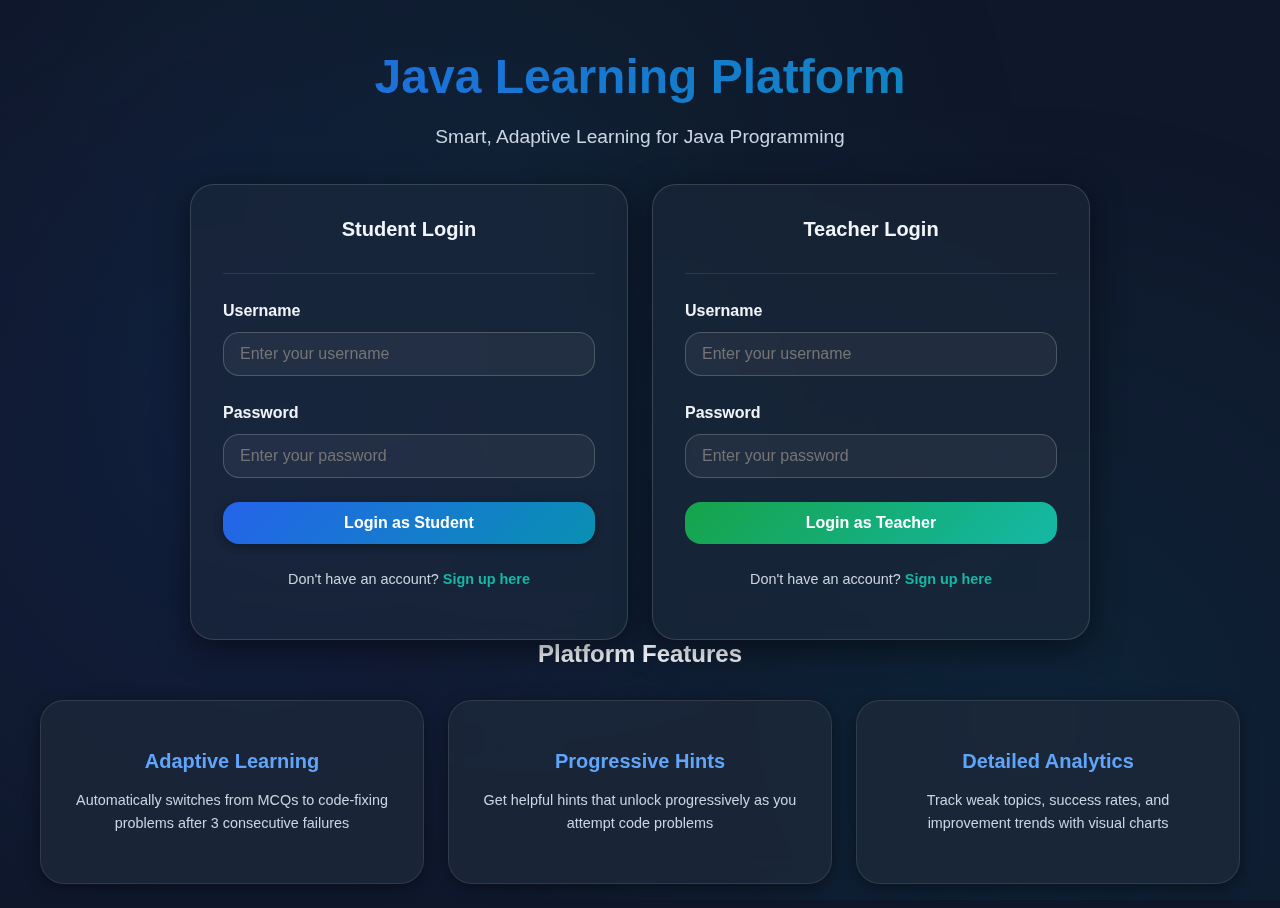
<file: yukti 3.0/teacher-dashboard.html>
<!DOCTYPE html>
<html lang="en">

<head>
    <meta charset="UTF-8">
    <meta name="viewport" content="width=device-width, initial-scale=1.0">
    <title>Teacher Dashboard - Java Learning Platform</title>
    <link rel="stylesheet" href="styles.css">
</head>

<body>
    <div class="page-wrapper">
        <!-- Header -->
        <header class="header">
            <div class="header-content">
                <h1 class="logo">Java Learning</h1>
                <div class="flex gap-md" style="align-items: center;">
                    <span id="teacherName" style="color: var(--text-secondary);"></span>
                    <button class="btn btn-ghost" onclick="AUTH.logout()">Logout</button>
                </div>
            </div>
        </header>

        <!-- Main Content -->
        <main class="main-content">
            <div class="container">
                <h2 class="mb-lg">Teacher Dashboard</h2>

                <!-- Overview Stats -->
                <div class="grid grid-4 mb-lg">
                    <div class="stat-card fade-in">
                        <div class="stat-value" id="totalStudents">0</div>
                        <div class="stat-label">Total Students</div>
                    </div>
                    <div class="stat-card fade-in" style="animation-delay: 0.1s;">
                        <div class="stat-value" id="avgSuccessRate">0%</div>
                        <div class="stat-label">Average Success Rate</div>
                    </div>
                    <div class="stat-card fade-in" style="animation-delay: 0.2s;">
                        <div class="stat-value" id="totalQuestions">0</div>
                        <div class="stat-label">Questions Attempted</div>
                    </div>
                    <div class="stat-card fade-in" style="animation-delay: 0.3s;">
                        <div class="stat-value" id="activeStudents">0</div>
                        <div class="stat-label">Active Today</div>
                    </div>
                </div>


                <!-- Student Progress Charts -->
                <div class="glass-card mb-lg fade-in" style="animation-delay: 0.4s;">
                    <div class="card-header">
                        <h3 class="card-title">Student Progress Overview</h3>
                    </div>
                    <div class="card-body">
                        <div id="studentProgressCharts" class="grid grid-2 gap-md">
                            <!-- Progress charts will be populated here -->
                        </div>
                    </div>
                </div>

                <!-- Student Performance Analysis -->
                <div class="glass-card mb-lg fade-in" style="animation-delay: 0.6s;">
                    <div class="card-header">
                        <h3 class="card-title">Student Performance Analysis</h3>
                    </div>
                    <div class="card-body">
                        <div id="studentAnalysisCharts" class="grid gap-md">
                            <!-- Analysis charts will be populated here -->
                        </div>
                    </div>
                </div>
            </div>
        </main>
    </div>

    <script src="auth.js"></script>
    <script src="data.js"></script>
    <script src="teacher.js"></script>
    <script>
        // Protect page - only teachers can access
        AUTH.protectPage('teacher');

        // Display teacher name
        document.getElementById('teacherName').textContent = `Welcome, ${AUTH.getUserDisplayName()}!`;

        // Load dashboard data
        function loadDashboard() {
            // Get students from localStorage instead of demo data
            const savedStudents = localStorage.getItem('students');
            const students = savedStudents ? JSON.parse(savedStudents) : [];

            // Check if there are any students
            if (students.length === 0) {
                // Show empty state
                document.getElementById('totalStudents').textContent = '0';
                document.getElementById('avgSuccessRate').textContent = '0%';
                document.getElementById('totalQuestions').textContent = '0';
                document.getElementById('activeStudents').textContent = '0';

                // Show empty message in tables
                document.getElementById('studentTableBody').innerHTML = `
                    <tr>
                        <td colspan="6" style="text-align: center; padding: 2rem; color: var(--text-muted);">
                            <div style="font-size: 1.2rem; margin-bottom: 0.5rem;">No students registered yet</div>
                            <div style="font-size: 0.9rem;">Students will appear here once they sign up and start practicing</div>
                        </td>
                    </tr>
                `;

                document.getElementById('weakTopicsTableBody').innerHTML = `
                    <tr>
                        <td colspan="4" style="text-align: center; padding: 2rem; color: var(--text-muted);">
                            <div style="font-size: 1.2rem; margin-bottom: 0.5rem;">No student data available</div>
                            <div style="font-size: 0.9rem;">Weak topics analysis will appear when students start practicing</div>
                        </td>
                    </tr>
                `;

                document.getElementById('topicPerformance').innerHTML = `
                    <div style="text-align: center; padding: 2rem; color: var(--text-muted);">
                        <div style="font-size: 1.2rem; margin-bottom: 0.5rem;">No performance data yet</div>
                        <div style="font-size: 0.9rem;">Topic performance will be displayed once students start practicing</div>
                    </div>
                `;

                return;
            }

            // Calculate overview stats
            const totalStudents = students.length;
            const totalQuestions = students.reduce((sum, s) => sum + s.totalQuestions, 0);
            const avgSuccess = totalStudents > 0
                ? Math.round(students.reduce((sum, s) => sum + s.codeSuccessRate, 0) / totalStudents)
                : 0;

            // Active today (within last 24 hours)
            const oneDayAgo = new Date(Date.now() - 24 * 60 * 60 * 1000);
            const activeToday = students.filter(s =>
                new Date(s.lastActive) > oneDayAgo
            ).length;

            // Update stats
            document.getElementById('totalStudents').textContent = totalStudents;
            document.getElementById('avgSuccessRate').textContent = avgSuccess + '%';
            document.getElementById('totalQuestions').textContent = totalQuestions;
            document.getElementById('activeStudents').textContent = activeToday;

            // Render progress charts
            renderStudentProgressCharts(students);
            renderStudentAnalysisCharts(students);
        }


        function renderStudentProgressCharts(students) {
            const container = document.getElementById('studentProgressCharts');

            if (students.length === 0) {
                container.innerHTML = `
                    <div style="grid-column: 1 / -1; text-align: center; padding: 3rem; color: var(--text-muted);">
                        <div style="font-size: 1.2rem; margin-bottom: 0.5rem;">No students registered yet</div>
                        <div style="font-size: 0.9rem;">Student progress will appear here once they sign up</div>
                    </div>
                `;
                return;
            }

            let html = '';
            students.forEach((student, index) => {
                const name = student.name || student.username || 'Unknown';
                const totalQuestions = student.totalQuestions || 0;
                const codeSuccessRate = student.codeSuccessRate || 0;
                const currentLevel = student.currentLevel || 'easy';
                const improvementTrend = student.improvementTrend || [];

                // Determine status
                let status = '';
                let statusColor = '';
                if (codeSuccessRate >= 85 && totalQuestions >= 30) {
                    status = 'Master';
                    statusColor = 'var(--accent)';
                } else if (codeSuccessRate >= 70 && totalQuestions >= 20) {
                    status = 'Advanced';
                    statusColor = 'var(--primary)';
                } else if (codeSuccessRate >= 50 && totalQuestions >= 10) {
                    status = 'Intermediate';
                    statusColor = 'var(--warning)';
                } else {
                    status = 'Beginner';
                    statusColor = 'var(--danger)';
                }

                // Calculate trend
                const trend = improvementTrend.length >= 2
                    ? improvementTrend[improvementTrend.length - 1] - improvementTrend[0]
                    : 0;
                const trendIcon = trend > 0 ? '📈' : trend < 0 ? '📉' : '➡️';
                const trendColor = trend > 0 ? 'var(--accent)' : trend < 0 ? 'var(--danger)' : 'var(--text-muted)';

                html += `
                    <div class="fade-in" style="animation-delay: ${0.1 * index}s; padding: 1.5rem; background: rgba(255,255,255,0.05); border-radius: 0.75rem; border: 1px solid rgba(255,255,255,0.1);">
                        <div style="display: flex; justify-content: space-between; align-items: start; margin-bottom: 1rem;">
                            <div>
                                <h4 style="color: var(--text-primary); margin: 0 0 0.25rem 0;">${name}</h4>
                                <span class="badge badge-primary" style="font-size: 0.75rem;">${currentLevel}</span>
                            </div>
                            <div style="text-align: right;">
                                <div style="font-size: 0.75rem; color: var(--text-muted); margin-bottom: 0.25rem;">Status</div>
                                <span class="badge" style="background: ${statusColor}; font-size: 0.85rem;">${status}</span>
                            </div>
                        </div>

                        <!-- Progress Circle -->
                        <div style="display: flex; align-items: center; justify-content: center; margin: 1.5rem 0;">
                            <div style="position: relative; width: 120px; height: 120px;">
                                <svg width="120" height="120" style="transform: rotate(-90deg);">
                                    <circle cx="60" cy="60" r="50" fill="none" stroke="rgba(255,255,255,0.1)" stroke-width="10"/>
                                    <circle cx="60" cy="60" r="50" fill="none" stroke="${statusColor}" stroke-width="10" 
                                        stroke-dasharray="${(codeSuccessRate / 100) * 314} 314" stroke-linecap="round"/>
                                </svg>
                                <div style="position: absolute; top: 50%; left: 50%; transform: translate(-50%, -50%); text-align: center;">
                                    <div style="font-size: 1.5rem; font-weight: bold; color: var(--text-primary);">${codeSuccessRate}%</div>
                                    <div style="font-size: 0.7rem; color: var(--text-muted);">Success</div>
                                </div>
                            </div>
                        </div>

                        <!-- Stats -->
                        <div style="display: grid; grid-template-columns: 1fr 1fr; gap: 1rem; margin-top: 1rem; padding-top: 1rem; border-top: 1px solid rgba(255,255,255,0.1);">
                            <div style="text-align: center;">
                                <div style="font-size: 1.25rem; font-weight: bold; color: var(--text-primary);">${totalQuestions}</div>
                                <div style="font-size: 0.75rem; color: var(--text-muted);">Questions</div>
                            </div>
                            <div style="text-align: center;">
                                <div style="font-size: 1.25rem; font-weight: bold; color: ${trendColor};">${trendIcon} ${Math.abs(trend)}%</div>
                                <div style="font-size: 0.75rem; color: var(--text-muted);">Trend</div>
                            </div>
                        </div>
                    </div>
                `;
            });

            container.innerHTML = html;
        }

        function renderStudentAnalysisCharts(students) {
            const container = document.getElementById('studentAnalysisCharts');

            if (students.length === 0) {
                container.innerHTML = `
                    <div style="text-align: center; padding: 3rem; color: var(--text-muted);">
                        <div style="font-size: 1.2rem; margin-bottom: 0.5rem;">No performance data yet</div>
                        <div style="font-size: 0.9rem;">Analysis will appear when students start practicing</div>
                    </div>
                `;
                return;
            }

            let html = '';
            students.forEach((student, index) => {
                const name = student.name || student.username || 'Unknown';
                const topicPerformance = student.topicPerformance || {};
                const weakTopics = [];

                // Calculate weak topics
                Object.keys(topicPerformance).forEach(topic => {
                    const perf = topicPerformance[topic];
                    if (perf && perf.attempted >= 3) {
                        const successRate = (perf.correct / perf.attempted) * 100;
                        if (successRate < 60 || perf.failureStreak >= 2) {
                            weakTopics.push({
                                name: DATA.topics[topic] || topic,
                                rate: Math.round(successRate)
                            });
                        }
                    }
                });

                // Sort weak topics by rate
                weakTopics.sort((a, b) => a.rate - b.rate);

                html += `
                    <div class="fade-in" style="animation-delay: ${0.1 * index}s; padding: 1.5rem; background: rgba(255,255,255,0.05); border-radius: 0.75rem; border: 1px solid rgba(255,255,255,0.1);">
                        <h4 style="color: var(--text-primary); margin: 0 0 1rem 0;">${name}</h4>
                        
                        ${weakTopics.length === 0 ? `
                            <div style="text-align: center; padding: 2rem; color: var(--accent);">
                                <div style="font-size: 2rem; margin-bottom: 0.5rem;">✓</div>
                                <div style="font-weight: bold;">No Weak Topics</div>
                                <div style="font-size: 0.85rem; margin-top: 0.25rem; color: var(--text-muted);">Performing well across all areas</div>
                            </div>
                        ` : `
                            <div style="margin-bottom: 0.5rem; font-size: 0.9rem; color: var(--text-muted);">
                                Topics needing attention:
                            </div>
                            ${weakTopics.map(wt => {
                    const color = wt.rate < 40 ? 'var(--danger)' : 'var(--warning)';
                    return `
                                    <div style="margin-bottom: 0.75rem;">
                                        <div style="display: flex; justify-content: space-between; margin-bottom: 0.25rem;">
                                            <span style="color: var(--text-primary); font-size: 0.9rem;">${wt.name}</span>
                                            <span style="color: ${color}; font-weight: bold;">${wt.rate}%</span>
                                        </div>
                                        <div style="height: 8px; background: rgba(255,255,255,0.1); border-radius: 4px; overflow: hidden;">
                                            <div style="height: 100%; background: ${color}; width: ${wt.rate}%; transition: width 0.3s;"></div>
                                        </div>
                                    </div>
                                `;
                }).join('')}
                        `}
                    </div>
                `;
            });

            container.innerHTML = html;
        }

        function calculateTrend(improvementTrend) {
            if (!improvementTrend || improvementTrend.length < 2) return 0;
            return improvementTrend[improvementTrend.length - 1] - improvementTrend[0];
        }

        function populateStudentTable(students) {
            const tbody = document.getElementById('studentTableBody');

            let html = '';
            students.forEach((student, index) => {
                // Safety checks for missing data
                const improvementTrend = student.improvementTrend || [];
                const totalQuestions = student.totalQuestions || 0;
                const codeSuccessRate = student.codeSuccessRate || 0;
                const currentLevel = student.currentLevel || 'easy';
                const weakTopics = student.weakTopics || [];
                const name = student.name || student.username || 'Unknown';

                const trend = calculateTrend(improvementTrend);
                const trendIcon = trend > 0 ? '📈' : trend < 0 ? '📉' : '➡️';
                const trendColor = trend > 0 ? 'var(--accent)' : trend < 0 ? 'var(--danger)' : 'var(--text-muted)';

                const successClass = codeSuccessRate >= 80 ? 'badge-success' :
                    codeSuccessRate >= 60 ? 'badge-primary' : 'badge-warning';

                html += `
                    <tr class="fade-in" style="animation-delay: ${0.1 * index}s;">
                        <td><strong style="color: var(--text-primary);">${name}</strong></td>
                        <td><span class="badge badge-primary">${currentLevel}</span></td>
                        <td>${totalQuestions}</td>
                        <td><span class="badge ${successClass}">${codeSuccessRate}%</span></td>
                        <td>
                            ${weakTopics.length > 0
                        ? weakTopics.map(t => `<span class="badge badge-danger" style="margin: 0.2rem;">${DATA.topics[t] || t}</span>`).join('')
                        : '<span style="color: var(--text-muted);">None</span>'}
                        </td>
                        <td>
                            <span style="color: ${trendColor}; font-size: 1.2rem;">${trendIcon}</span>
                            <span style="color: ${trendColor};">${Math.abs(trend)}%</span>
                        </td>
                    </tr>
                `;
            });

            tbody.innerHTML = html;
        }

        function calculateTrend(improvementTrend) {
            if (improvementTrend.length < 2) return 0;
            return improvementTrend[improvementTrend.length - 1] - improvementTrend[0];
        }

        function populateWeakTopicsTable(students) {
            const tableBody = document.getElementById('weakTopicsTableBody');

            let rows = '';
            students.forEach(student => {
                // Calculate weak topics
                const weakTopics = [];
                Object.keys(student.topicPerformance).forEach(topic => {
                    const perf = student.topicPerformance[topic];
                    if (perf.attempted >= 3) {
                        const successRate = (perf.correct / perf.attempted) * 100;
                        if (successRate < 60 || perf.failureStreak >= 2) {
                            weakTopics.push({
                                topic: topic,
                                topicName: DATA.topics[topic],
                                attempted: perf.attempted,
                                correct: perf.correct,
                                successRate: Math.round(successRate),
                                failureStreak: perf.failureStreak,
                                mode: perf.mode
                            });
                        }
                    }
                });

                // Sort by success rate (worst first)
                weakTopics.sort((a, b) => a.successRate - b.successRate);

                // Determine status and recommendation
                let statusBadge = '';
                let recommendation = '';

                if (weakTopics.length === 0) {
                    statusBadge = '<span class="badge badge-success">No Weak Topics</span>';
                    recommendation = '<span style="color: var(--accent);">Performing well across all topics</span>';
                } else if (weakTopics.length >= 3) {
                    statusBadge = `<span class="badge badge-danger">${weakTopics.length} Topics</span>`;
                    recommendation = '<span style="color: var(--danger);">Needs immediate attention and extra practice</span>';
                } else {
                    statusBadge = `<span class="badge badge-warning">${weakTopics.length} Topic${weakTopics.length > 1 ? 's' : ''}</span>`;
                    recommendation = '<span style="color: var(--warning);">Requires focused practice</span>';
                }

                // Build topics details
                let topicsDetails = '';
                if (weakTopics.length === 0) {
                    topicsDetails = '<span style="color: var(--text-muted);">All topics above 60%</span>';
                } else {
                    topicsDetails = '<div style="display: flex; flex-direction: column; gap: 0.5rem;">';
                    weakTopics.forEach(wt => {
                        const color = wt.successRate < 40 ? 'var(--danger)' : 'var(--warning)';
                        topicsDetails += `
                            <div style="padding: 0.5rem; background: rgba(255,255,255,0.05); border-radius: 0.25rem; border-left: 3px solid ${color};">
                                <div style="display: flex; justify-content: space-between; align-items: center; margin-bottom: 0.25rem;">
                                    <strong style="color: var(--text-primary);">${wt.topicName}</strong>
                                    <span class="badge" style="background: ${color};">${wt.successRate}%</span>
                                </div>
                                <div style="font-size: 0.85rem; color: var(--text-muted);">
                                    ${wt.attempted} attempted • ${wt.correct} correct • ${wt.failureStreak} streak
                                    ${wt.mode === 'code-fix' ? ' • <span style="color: var(--warning);">Code-Fix Mode</span>' : ''}
                                </div>
                            </div>
                        `;
                    });
                    topicsDetails += '</div>';
                }

                rows += `
                    <tr>
                        <td>
                            <div style="display: flex; align-items: center; gap: 0.5rem;">
                                <strong>${student.name}</strong>
                                <span class="badge badge-secondary" style="font-size: 0.75rem;">${student.id}</span>
                            </div>
                        </td>
                        <td>${statusBadge}</td>
                        <td>${topicsDetails}</td>
                        <td>${recommendation}</td>
                    </tr>
                `;
            });

            tableBody.innerHTML = rows;
        }

        function showTopicPerformance(students) {
            const container = document.getElementById('topicPerformance');

            // Aggregate topic performance across all students
            const topicStats = {};
            Object.keys(DATA.topics).forEach(topic => {
                topicStats[topic] = { attempted: 0, correct: 0 };
            });

            students.forEach(student => {
                // Safety check for topicPerformance
                const topicPerformance = student.topicPerformance || {};

                Object.keys(topicPerformance).forEach(topic => {
                    const perf = topicPerformance[topic];
                    if (perf && topicStats[topic]) {
                        topicStats[topic].attempted += perf.attempted || 0;
                        topicStats[topic].correct += perf.correct || 0;
                    }
                });
            });

            // Render topic bars
            let html = '<div class="grid gap-md">';
            Object.keys(topicStats).forEach(topic => {
                const stats = topicStats[topic];
                const successRate = stats.attempted > 0
                    ? Math.round((stats.correct / stats.attempted) * 100)
                    : 0;

                const barClass = successRate >= 80 ? 'progress-success' :
                    successRate >= 60 ? '' : 'progress-warning';

                html += `
                    <div style="padding: 1rem; background: rgba(255,255,255,0.05); border-radius: 0.5rem;">
                        <div class="flex-between mb-sm">
                            <strong style="color: var(--text-primary);">${DATA.topics[topic]}</strong>
                            <span style="color: var(--text-secondary);">${successRate}%</span>
                        </div>
                        <div class="progress-bar ${barClass}">
                            <div class="progress-fill" style="width: ${successRate}%;"></div>
                        </div>
                        <p style="font-size: 0.85rem; margin-top: 0.5rem; color: var(--text-muted);">
                            ${stats.attempted} total attempts • ${stats.correct} correct
                        </p>
                    </div>
                `;
            });
            html += '</div>';

            container.innerHTML = html;
        }

        // Load dashboard on page load
        loadDashboard();
    </script>
</body>

</html>
</file>
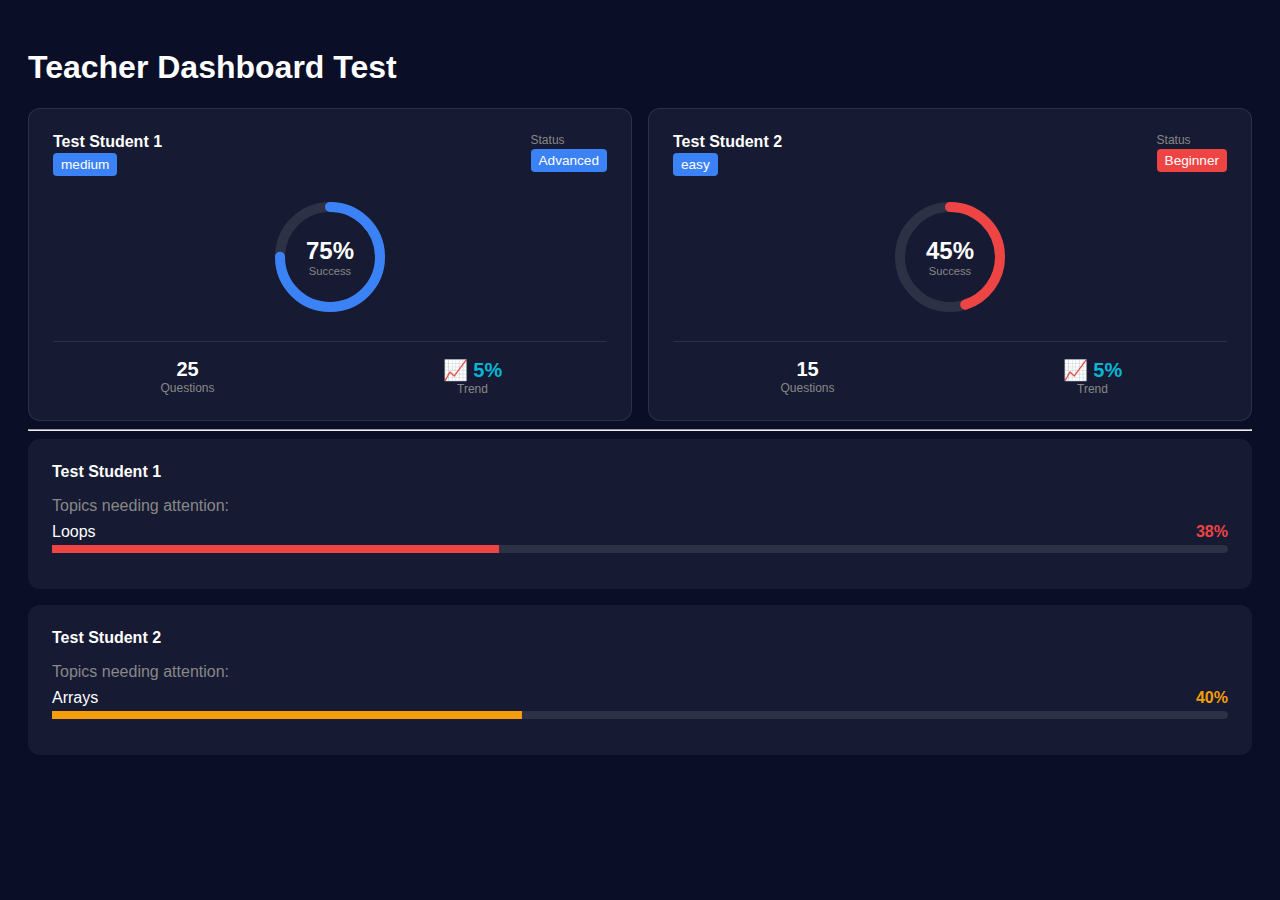
<file: yukti 3.0/test-charts.html>
<!DOCTYPE html>
<html lang="en">

<head>
    <meta charset="UTF-8">
    <meta name="viewport" content="width=device-width, initial-scale=1.0">
    <title>Test Teacher Dashboard</title>
    <style>
        body {
            background: #0a0e27;
            color: white;
            font-family: Arial, sans-serif;
            padding: 20px;
        }

        .grid-2 {
            display: grid;
            grid-template-columns: repeat(2, 1fr);
            gap: 1rem;
        }

        .badge {
            padding: 0.25rem 0.5rem;
            border-radius: 0.25rem;
            font-size: 0.85rem;
        }

        .badge-primary {
            background: #3b82f6;
        }
    </style>
</head>

<body>
    <h1>Teacher Dashboard Test</h1>
    <div id="studentProgressCharts" class="grid-2"></div>
    <hr>
    <div id="studentAnalysisCharts"></div>

    <script>
        // Test data
        const testStudents = [
            {
                name: "Test Student 1",
                username: "student1",
                totalQuestions: 25,
                codeSuccessRate: 75,
                currentLevel: "medium",
                improvementTrend: [60, 65, 70, 75],
                topicPerformance: {
                    "variables": { attempted: 10, correct: 7, failureStreak: 0 },
                    "loops": { attempted: 8, correct: 3, failureStreak: 2 }
                }
            },
            {
                name: "Test Student 2",
                username: "student2",
                totalQuestions: 15,
                codeSuccessRate: 45,
                currentLevel: "easy",
                improvementTrend: [40, 42, 45],
                topicPerformance: {
                    "arrays": { attempted: 10, correct: 4, failureStreak: 1 }
                }
            }
        ];

        const DATA = {
            topics: {
                "variables": "Variables",
                "loops": "Loops",
                "arrays": "Arrays",
                "conditionals": "Conditionals"
            }
        };

        // Render functions
        function renderStudentProgressCharts(students) {
            const container = document.getElementById('studentProgressCharts');

            if (students.length === 0) {
                container.innerHTML = `
                    <div style="grid-column: 1 / -1; text-align: center; padding: 3rem; color: #888;">
                        <div style="font-size: 1.2rem; margin-bottom: 0.5rem;">No students registered yet</div>
                    </div>
                `;
                return;
            }

            let html = '';
            students.forEach((student, index) => {
                const name = student.name || student.username || 'Unknown';
                const totalQuestions = student.totalQuestions || 0;
                const codeSuccessRate = student.codeSuccessRate || 0;
                const currentLevel = student.currentLevel || 'easy';

                let status = '';
                let statusColor = '';
                if (codeSuccessRate >= 85) {
                    status = 'Master';
                    statusColor = '#06b6d4';
                } else if (codeSuccessRate >= 70) {
                    status = 'Advanced';
                    statusColor = '#3b82f6';
                } else if (codeSuccessRate >= 50) {
                    status = 'Intermediate';
                    statusColor = '#f59e0b';
                } else {
                    status = 'Beginner';
                    statusColor = '#ef4444';
                }

                html += `
                    <div style="padding: 1.5rem; background: rgba(255,255,255,0.05); border-radius: 0.75rem; border: 1px solid rgba(255,255,255,0.1);">
                        <div style="display: flex; justify-content: space-between; margin-bottom: 1rem;">
                            <div>
                                <h4 style="margin: 0 0 0.25rem 0;">${name}</h4>
                                <span class="badge badge-primary">${currentLevel}</span>
                            </div>
                            <div>
                                <div style="font-size: 0.75rem; color: #888; margin-bottom: 0.25rem;">Status</div>
                                <span class="badge" style="background: ${statusColor};">${status}</span>
                            </div>
                        </div>

                        <div style="display: flex; justify-content: center; margin: 1.5rem 0;">
                            <div style="position: relative; width: 120px; height: 120px;">
                                <svg width="120" height="120" style="transform: rotate(-90deg);">
                                    <circle cx="60" cy="60" r="50" fill="none" stroke="rgba(255,255,255,0.1)" stroke-width="10"/>
                                    <circle cx="60" cy="60" r="50" fill="none" stroke="${statusColor}" stroke-width="10" 
                                        stroke-dasharray="${(codeSuccessRate / 100) * 314} 314" stroke-linecap="round"/>
                                </svg>
                                <div style="position: absolute; top: 50%; left: 50%; transform: translate(-50%, -50%); text-align: center;">
                                    <div style="font-size: 1.5rem; font-weight: bold;">${codeSuccessRate}%</div>
                                    <div style="font-size: 0.7rem; color: #888;">Success</div>
                                </div>
                            </div>
                        </div>

                        <div style="display: grid; grid-template-columns: 1fr 1fr; gap: 1rem; padding-top: 1rem; border-top: 1px solid rgba(255,255,255,0.1);">
                            <div style="text-align: center;">
                                <div style="font-size: 1.25rem; font-weight: bold;">${totalQuestions}</div>
                                <div style="font-size: 0.75rem; color: #888;">Questions</div>
                            </div>
                            <div style="text-align: center;">
                                <div style="font-size: 1.25rem; font-weight: bold; color: #06b6d4;">📈 5%</div>
                                <div style="font-size: 0.75rem; color: #888;">Trend</div>
                            </div>
                        </div>
                    </div>
                `;
            });

            container.innerHTML = html;
        }

        function renderStudentAnalysisCharts(students) {
            const container = document.getElementById('studentAnalysisCharts');

            let html = '';
            students.forEach((student) => {
                const name = student.name || student.username || 'Unknown';
                const topicPerformance = student.topicPerformance || {};
                const weakTopics = [];

                Object.keys(topicPerformance).forEach(topic => {
                    const perf = topicPerformance[topic];
                    if (perf && perf.attempted >= 3) {
                        const successRate = (perf.correct / perf.attempted) * 100;
                        if (successRate < 60 || perf.failureStreak >= 2) {
                            weakTopics.push({
                                name: DATA.topics[topic] || topic,
                                rate: Math.round(successRate)
                            });
                        }
                    }
                });

                html += `
                    <div style="padding: 1.5rem; background: rgba(255,255,255,0.05); border-radius: 0.75rem; margin-bottom: 1rem;">
                        <h4 style="margin: 0 0 1rem 0;">${name}</h4>
                        ${weakTopics.length === 0 ? `
                            <div style="text-align: center; padding: 2rem; color: #06b6d4;">
                                <div style="font-size: 2rem;">✓</div>
                                <div>No Weak Topics</div>
                            </div>
                        ` : `
                            <div style="color: #888; margin-bottom: 0.5rem;">Topics needing attention:</div>
                            ${weakTopics.map(wt => {
                    const color = wt.rate < 40 ? '#ef4444' : '#f59e0b';
                    return `
                                    <div style="margin-bottom: 0.75rem;">
                                        <div style="display: flex; justify-content: space-between; margin-bottom: 0.25rem;">
                                            <span>${wt.name}</span>
                                            <span style="color: ${color}; font-weight: bold;">${wt.rate}%</span>
                                        </div>
                                        <div style="height: 8px; background: rgba(255,255,255,0.1); border-radius: 4px;">
                                            <div style="height: 100%; background: ${color}; width: ${wt.rate}%;"></div>
                                        </div>
                                    </div>
                                `;
                }).join('')}
                        `}
                    </div>
                `;
            });

            container.innerHTML = html;
        }

        // Test with data
        console.log('Rendering charts...');
        renderStudentProgressCharts(testStudents);
        renderStudentAnalysisCharts(testStudents);
        console.log('Charts rendered!');
    </script>
</body>

</html>
</file>
<file: yukti 3.0/styles.css>
/* ===================================
   Java Learning Platform - Styles
   Modern, Vibrant Design System
   =================================== */

:root {
  /* Professional Color Palette */
  --primary: #2563eb;
  /* Blue 600 */
  --primary-dark: #1e40af;
  /* Blue 800 */
  --primary-light: #60a5fa;
  /* Blue 400 */
  --secondary: #0891b2;
  /* Cyan 600 */
  --secondary-dark: #0e7490;
  /* Cyan 700 */
  --accent: #14b8a6;
  /* Teal 500 */
  --accent-dark: #0d9488;
  /* Teal 600 */
  --warning: #f59e0b;
  /* Amber 500 */
  --danger: #dc2626;
  /* Red 600 */
  --success: #16a34a;
  /* Green 600 */

  /* Backgrounds */
  --bg-primary: #0f172a;
  /* Slate 900 */
  --bg-secondary: #1e293b;
  /* Slate 800 */
  --bg-tertiary: #334155;
  /* Slate 700 */
  --bg-glass: rgba(30, 41, 59, 0.7);

  /* Text */
  --text-primary: #f1f5f9;
  /* Slate 100 */
  --text-secondary: #cbd5e1;
  /* Slate 300 */
  --text-muted: #94a3b8;
  /* Slate 400 */

  /* Gradients */
  --gradient-primary: linear-gradient(135deg, #2563eb 0%, #0891b2 100%);
  --gradient-success: linear-gradient(135deg, #16a34a 0%, #14b8a6 100%);
  --gradient-warning: linear-gradient(135deg, #f59e0b 0%, #dc2626 100%);

  /* Shadows */
  --shadow-sm: 0 2px 8px rgba(0, 0, 0, 0.3);
  --shadow-md: 0 4px 16px rgba(0, 0, 0, 0.4);
  --shadow-lg: 0 8px 32px rgba(0, 0, 0, 0.5);
  --shadow-glow: 0 0 20px rgba(37, 99, 235, 0.3);

  /* Spacing */
  --spacing-xs: 0.5rem;
  --spacing-sm: 1rem;
  --spacing-md: 1.5rem;
  --spacing-lg: 2rem;
  --spacing-xl: 3rem;

  /* Border Radius */
  --radius-sm: 0.5rem;
  --radius-md: 1rem;
  --radius-lg: 1.5rem;
  --radius-full: 9999px;

  /* Transitions */
  --transition-fast: 0.2s ease;
  --transition-normal: 0.3s ease;
  --transition-slow: 0.5s ease;
}

/* ===================================
   Reset & Base Styles
   =================================== */

* {
  margin: 0;
  padding: 0;
  box-sizing: border-box;
}

body {
  font-family: 'Inter', 'Segoe UI', Tahoma, Geneva, Verdana, sans-serif;
  background: var(--bg-primary);
  color: var(--text-primary);
  line-height: 1.6;
  min-height: 100vh;
  overflow-x: hidden;
}

/* Animated Background */
body::before {
  content: '';
  position: fixed;
  top: 0;
  left: 0;
  width: 100%;
  height: 100%;
  background:
    radial-gradient(circle at 20% 50%, rgba(37, 99, 235, 0.1) 0%, transparent 50%),
    radial-gradient(circle at 80% 80%, rgba(8, 145, 178, 0.1) 0%, transparent 50%),
    radial-gradient(circle at 40% 20%, rgba(20, 184, 166, 0.05) 0%, transparent 50%);
  z-index: -1;
  animation: backgroundPulse 15s ease-in-out infinite;
}

@keyframes backgroundPulse {

  0%,
  100% {
    opacity: 1;
  }

  50% {
    opacity: 0.8;
  }
}

/* ===================================
   Typography
   =================================== */

h1,
h2,
h3,
h4,
h5,
h6 {
  font-weight: 700;
  line-height: 1.2;
  margin-bottom: var(--spacing-sm);
}

h1 {
  font-size: 2.5rem;
}

h2 {
  font-size: 2rem;
}

h3 {
  font-size: 1.5rem;
}

h4 {
  font-size: 1.25rem;
}

h5 {
  font-size: 1.1rem;
}

h6 {
  font-size: 1rem;
}

p {
  margin-bottom: var(--spacing-sm);
  color: var(--text-secondary);
}

/* ===================================
   Layout Components
   =================================== */

.container {
  max-width: 1400px;
  margin: 0 auto;
  padding: var(--spacing-md);
}

.page-wrapper {
  min-height: 100vh;
  display: flex;
  flex-direction: column;
}

.header {
  background: var(--bg-glass);
  backdrop-filter: blur(10px);
  border-bottom: 1px solid rgba(255, 255, 255, 0.1);
  padding: var(--spacing-md);
  position: sticky;
  top: 0;
  z-index: 100;
  box-shadow: var(--shadow-md);
}

.header-content {
  max-width: 1400px;
  margin: 0 auto;
  display: flex;
  justify-content: space-between;
  align-items: center;
}

.logo {
  font-size: 1.5rem;
  font-weight: 700;
  background: var(--gradient-primary);
  -webkit-background-clip: text;
  -webkit-text-fill-color: transparent;
  background-clip: text;
}

.main-content {
  flex: 1;
  padding: var(--spacing-lg) var(--spacing-md);
}

/* ===================================
   Card Components
   =================================== */

.card {
  background: var(--bg-glass);
  backdrop-filter: blur(10px);
  border: 1px solid rgba(255, 255, 255, 0.1);
  border-radius: var(--radius-lg);
  padding: var(--spacing-lg);
  box-shadow: var(--shadow-md);
  transition: all var(--transition-normal);
}

.card:hover {
  transform: translateY(-4px);
  box-shadow: var(--shadow-lg);
  border-color: rgba(37, 99, 235, 0.3);
}

.card-header {
  margin-bottom: var(--spacing-md);
  padding-bottom: var(--spacing-sm);
  border-bottom: 1px solid rgba(255, 255, 255, 0.1);
}

.card-title {
  font-size: 1.25rem;
  font-weight: 600;
  color: var(--text-primary);
}

.card-body {
  color: var(--text-secondary);
}

.glass-card {
  background: rgba(30, 41, 59, 0.5);
  backdrop-filter: blur(20px);
  border: 1px solid rgba(255, 255, 255, 0.15);
  border-radius: var(--radius-lg);
  padding: var(--spacing-lg);
  box-shadow: var(--shadow-lg);
}

/* ===================================
   Button Components
   =================================== */

.btn {
  display: inline-flex;
  align-items: center;
  justify-content: center;
  gap: var(--spacing-xs);
  padding: 0.75rem 1.5rem;
  font-size: 1rem;
  font-weight: 600;
  border: none;
  border-radius: var(--radius-md);
  cursor: pointer;
  transition: all var(--transition-normal);
  text-decoration: none;
  position: relative;
  overflow: hidden;
}

.btn::before {
  content: '';
  position: absolute;
  top: 50%;
  left: 50%;
  width: 0;
  height: 0;
  border-radius: 50%;
  background: rgba(255, 255, 255, 0.2);
  transform: translate(-50%, -50%);
  transition: width 0.6s, height 0.6s;
}

.btn:hover::before {
  width: 300px;
  height: 300px;
}

.btn-primary {
  background: var(--gradient-primary);
  color: white;
  box-shadow: var(--shadow-sm);
}

.btn-primary:hover {
  transform: translateY(-2px);
  box-shadow: var(--shadow-md), var(--shadow-glow);
}

.btn-success {
  background: var(--gradient-success);
  color: white;
}

.btn-success:hover {
  transform: translateY(-2px);
  box-shadow: var(--shadow-md);
}

.btn-warning {
  background: var(--warning);
  color: white;
}

.btn-danger {
  background: var(--danger);
  color: white;
}

.btn-outline {
  background: transparent;
  border: 2px solid var(--primary);
  color: var(--primary);
}

.btn-outline:hover {
  background: var(--primary);
  color: white;
}

.btn-ghost {
  background: rgba(255, 255, 255, 0.1);
  color: var(--text-primary);
  border: 1px solid rgba(255, 255, 255, 0.2);
}

.btn-ghost:hover {
  background: rgba(255, 255, 255, 0.2);
}

.btn:disabled {
  opacity: 0.5;
  cursor: not-allowed;
  transform: none !important;
}

/* ===================================
   Form Components
   =================================== */

.form-group {
  margin-bottom: var(--spacing-md);
}

.form-label {
  display: block;
  margin-bottom: var(--spacing-xs);
  font-weight: 600;
  color: var(--text-primary);
}

.form-input,
.form-select,
.form-textarea {
  width: 100%;
  padding: 0.75rem 1rem;
  font-size: 1rem;
  background: rgba(255, 255, 255, 0.05);
  border: 1px solid rgba(255, 255, 255, 0.2);
  border-radius: var(--radius-md);
  color: var(--text-primary);
  transition: all var(--transition-normal);
}

.form-input:focus,
.form-select:focus,
.form-textarea:focus {
  outline: none;
  border-color: var(--primary);
  background: rgba(255, 255, 255, 0.08);
  box-shadow: 0 0 0 3px rgba(37, 99, 235, 0.2);
}

.form-textarea {
  resize: vertical;
  min-height: 120px;
  font-family: 'Consolas', 'Monaco', monospace;
}

/* ===================================
   Grid System
   =================================== */

.grid {
  display: grid;
  gap: var(--spacing-md);
}

.grid-2 {
  grid-template-columns: repeat(2, 1fr);
}

.grid-3 {
  grid-template-columns: repeat(3, 1fr);
}

.grid-4 {
  grid-template-columns: repeat(4, 1fr);
}

@media (max-width: 1024px) {
  .grid-4 {
    grid-template-columns: repeat(2, 1fr);
  }

  .grid-3 {
    grid-template-columns: repeat(2, 1fr);
  }
}

@media (max-width: 640px) {

  .grid-2,
  .grid-3,
  .grid-4 {
    grid-template-columns: 1fr;
  }
}

/* ===================================
   Stats & Metrics
   =================================== */

.stat-card {
  background: var(--bg-glass);
  backdrop-filter: blur(10px);
  border: 1px solid rgba(255, 255, 255, 0.1);
  border-radius: var(--radius-lg);
  padding: var(--spacing-md);
  text-align: center;
  transition: all var(--transition-normal);
}

.stat-card:hover {
  transform: translateY(-4px);
  border-color: rgba(37, 99, 235, 0.5);
}

.stat-value {
  font-size: 2.5rem;
  font-weight: 700;
  background: var(--gradient-primary);
  -webkit-background-clip: text;
  -webkit-text-fill-color: transparent;
  background-clip: text;
  margin-bottom: var(--spacing-xs);
}

.stat-label {
  font-size: 0.9rem;
  color: var(--text-muted);
  text-transform: uppercase;
  letter-spacing: 0.05em;
}

/* ===================================
   Progress Bars
   =================================== */

.progress-bar {
  width: 100%;
  height: 12px;
  background: rgba(255, 255, 255, 0.1);
  border-radius: var(--radius-full);
  overflow: hidden;
  position: relative;
}

.progress-fill {
  height: 100%;
  background: var(--gradient-primary);
  border-radius: var(--radius-full);
  transition: width var(--transition-slow);
  position: relative;
  overflow: hidden;
}

.progress-fill::after {
  content: '';
  position: absolute;
  top: 0;
  left: 0;
  right: 0;
  bottom: 0;
  background: linear-gradient(90deg,
      transparent,
      rgba(255, 255, 255, 0.3),
      transparent);
  animation: shimmer 2s infinite;
}

@keyframes shimmer {
  0% {
    transform: translateX(-100%);
  }

  100% {
    transform: translateX(100%);
  }
}

.progress-success .progress-fill {
  background: var(--gradient-success);
}

.progress-warning .progress-fill {
  background: var(--warning);
}

.progress-danger .progress-fill {
  background: var(--danger);
}

/* ===================================
   Badges & Tags
   =================================== */

.badge {
  display: inline-flex;
  align-items: center;
  padding: 0.25rem 0.75rem;
  font-size: 0.85rem;
  font-weight: 600;
  border-radius: var(--radius-full);
  text-transform: uppercase;
  letter-spacing: 0.05em;
}

.badge-primary {
  background: rgba(37, 99, 235, 0.2);
  color: var(--primary-light);
  border: 1px solid var(--primary);
}

.badge-success {
  background: rgba(16, 185, 129, 0.2);
  color: var(--accent);
  border: 1px solid var(--accent);
}

.badge-warning {
  background: rgba(245, 158, 11, 0.2);
  color: var(--warning);
  border: 1px solid var(--warning);
}

.badge-danger {
  background: rgba(239, 68, 68, 0.2);
  color: var(--danger);
  border: 1px solid var(--danger);
}

/* ===================================
   Tables
   =================================== */

.table-container {
  overflow-x: auto;
  border-radius: var(--radius-lg);
  background: var(--bg-glass);
  backdrop-filter: blur(10px);
  border: 1px solid rgba(255, 255, 255, 0.1);
}

.table {
  width: 100%;
  border-collapse: collapse;
}

.table thead {
  background: rgba(37, 99, 235, 0.1);
  border-bottom: 2px solid var(--primary);
}

.table th {
  padding: var(--spacing-md);
  text-align: left;
  font-weight: 600;
  color: var(--text-primary);
  text-transform: uppercase;
  font-size: 0.85rem;
  letter-spacing: 0.05em;
}

.table td {
  padding: var(--spacing-md);
  border-bottom: 1px solid rgba(255, 255, 255, 0.05);
  color: var(--text-secondary);
}

.table tbody tr {
  transition: background var(--transition-fast);
}

.table tbody tr:hover {
  background: rgba(37, 99, 235, 0.05);
}

/* ===================================
   Alerts & Notifications
   =================================== */

.alert {
  padding: var(--spacing-md);
  border-radius: var(--radius-md);
  margin-bottom: var(--spacing-md);
  border-left: 4px solid;
  backdrop-filter: blur(10px);
}

.alert-info {
  background: rgba(59, 130, 246, 0.1);
  border-color: #3b82f6;
  color: #93c5fd;
}

.alert-success {
  background: rgba(16, 185, 129, 0.1);
  border-color: var(--accent);
  color: #6ee7b7;
}

.alert-warning {
  background: rgba(245, 158, 11, 0.1);
  border-color: var(--warning);
  color: #fbbf24;
}

.alert-danger {
  background: rgba(239, 68, 68, 0.1);
  border-color: var(--danger);
  color: #fca5a5;
}

/* ===================================
   Code Display
   =================================== */

.code-block {
  background: #1e1e1e;
  border: 1px solid rgba(255, 255, 255, 0.1);
  border-radius: var(--radius-md);
  padding: var(--spacing-md);
  overflow-x: auto;
  font-family: 'Consolas', 'Monaco', monospace;
  font-size: 0.9rem;
  line-height: 1.5;
  color: #d4d4d4;
  margin: var(--spacing-md) 0;
}

.code-block pre {
  margin: 0;
}

.code-inline {
  background: rgba(255, 255, 255, 0.1);
  padding: 0.2rem 0.4rem;
  border-radius: 0.25rem;
  font-family: 'Consolas', 'Monaco', monospace;
  font-size: 0.9em;
  color: var(--primary-light);
}

/* ===================================
   Utility Classes
   =================================== */

.text-center {
  text-align: center;
}

.text-right {
  text-align: right;
}

.text-left {
  text-align: left;
}

.mt-sm {
  margin-top: var(--spacing-sm);
}

.mt-md {
  margin-top: var(--spacing-md);
}

.mt-lg {
  margin-top: var(--spacing-lg);
}

.mb-sm {
  margin-bottom: var(--spacing-sm);
}

.mb-md {
  margin-bottom: var(--spacing-md);
}

.mb-lg {
  margin-bottom: var(--spacing-lg);
}

.flex {
  display: flex;
}

.flex-col {
  flex-direction: column;
}

.flex-center {
  display: flex;
  align-items: center;
  justify-content: center;
}

.flex-between {
  display: flex;
  justify-content: space-between;
  align-items: center;
}

.gap-sm {
  gap: var(--spacing-sm);
}

.gap-md {
  gap: var(--spacing-md);
}

.gap-lg {
  gap: var(--spacing-lg);
}

.hidden {
  display: none;
}

/* ===================================
   Animations
   =================================== */

@keyframes fadeIn {
  from {
    opacity: 0;
    transform: translateY(20px);
  }

  to {
    opacity: 1;
    transform: translateY(0);
  }
}

.fade-in {
  animation: fadeIn 0.5s ease-out;
}

@keyframes slideIn {
  from {
    transform: translateX(-100%);
    opacity: 0;
  }

  to {
    transform: translateX(0);
    opacity: 1;
  }
}

.slide-in {
  animation: slideIn 0.5s ease-out;
}

@keyframes pulse {

  0%,
  100% {
    opacity: 1;
  }

  50% {
    opacity: 0.7;
  }
}

.pulse {
  animation: pulse 2s ease-in-out infinite;
}

@keyframes fadeOut {
  from {
    opacity: 1;
    transform: translateY(0);
  }

  to {
    opacity: 0;
    transform: translateY(-20px);
  }
}

/* ===================================
   Responsive Design
   =================================== */

@media (max-width: 768px) {
  h1 {
    font-size: 2rem;
  }

  h2 {
    font-size: 1.5rem;
  }

  h3 {
    font-size: 1.25rem;
  }

  .container {
    padding: var(--spacing-sm);
  }

  .main-content {
    padding: var(--spacing-md) var(--spacing-sm);
  }

  .card {
    padding: var(--spacing-md);
  }

  .stat-value {
    font-size: 2rem;
  }
}
</file>
